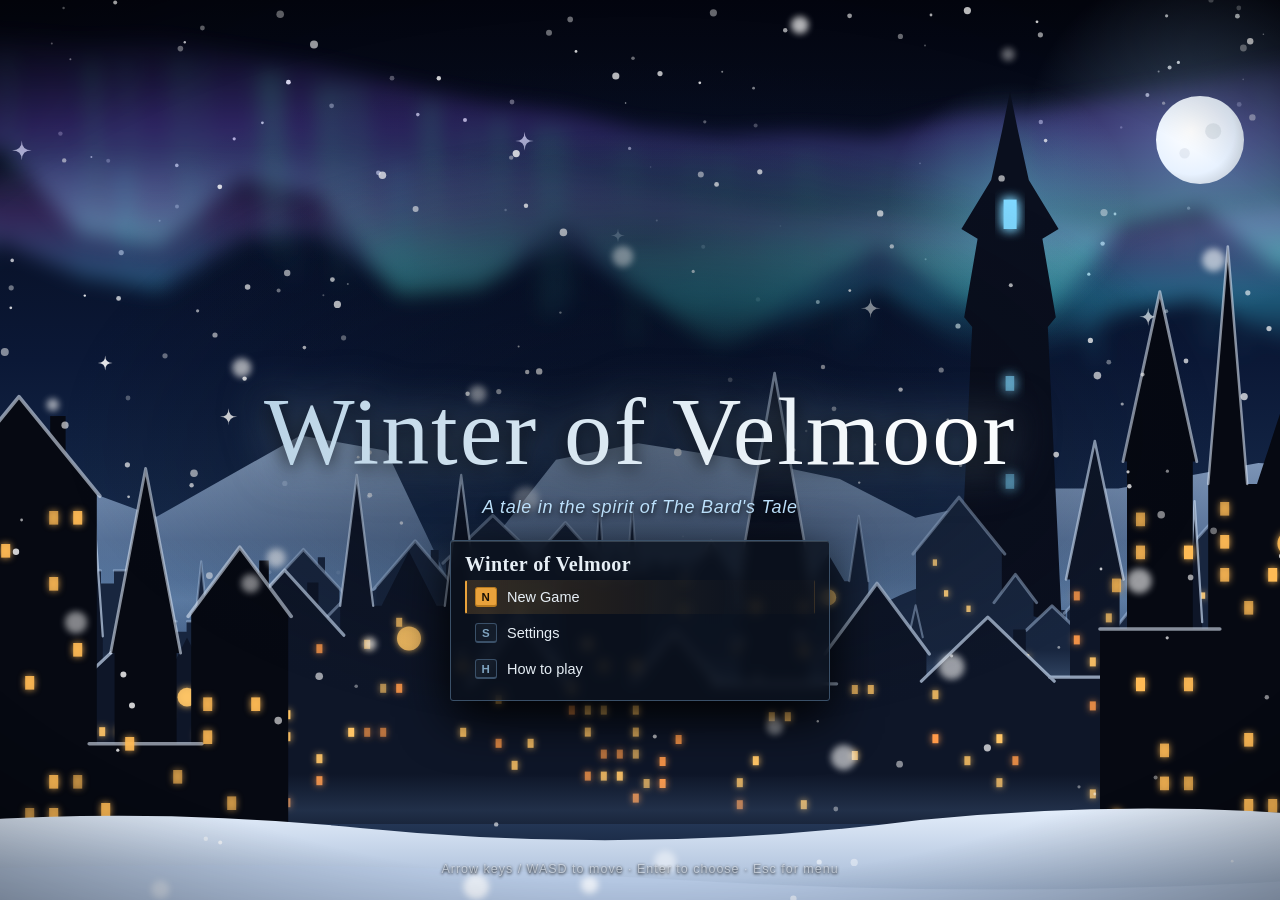
<file: index.html>
<!DOCTYPE html>
<html lang="en">
<head>
<meta charset="utf-8">
<meta name="viewport" content="width=device-width, initial-scale=1">
<title>Winter of Velmoor</title>
<link rel="stylesheet" href="css/base.css">
<link rel="stylesheet" href="css/explore.css">
<link rel="stylesheet" href="css/screens.css">
<link rel="stylesheet" href="css/battle.css">
<link rel="stylesheet" href="css/responsive.css">
</head>
<body>
<div id="app">
  <div id="top">
    <div id="viewWrap">
      <canvas id="view"></canvas>
      <div id="fx" class="fx"></div>
      <div id="overlay"></div>
      <div id="hud"></div>
      <canvas id="minimap" width="150" height="150"></canvas>
      <div class="vignette"></div>
    </div>
    <div id="panel">
      <div id="log"></div>
      <div id="menu"></div>
    </div>
  </div>
  <div id="party"></div>
  <div id="bar">
    <div id="pad">
      <button data-k="a" title="Turn left (A)">⟲</button>
      <button data-k="w" title="Forward (W)">▲</button>
      <button data-k="d" title="Turn right (D)">⟳</button>
      <button data-k="s" title="Turn around (S)">▼</button>
    </div>
    <div class="keys"><b>WASD/Arrows</b> move &middot; <b>1-6</b> characters &middot; <b>C</b> cast &middot; <b>B</b> sing &middot; <b>U</b> use &middot; <b>M</b> map &middot; <b>Esc</b> menu &middot; <b>H</b> help</div>
    <div class="btns"><button id="btnMap" title="Map (M)">🗺</button><button id="btnMenu" title="Menu (Esc)">☰</button><button id="btnMute" title="Mute">🔊</button></div>
  </div>
</div>
<div id="transition"></div>
<div id="title"></div>
<div id="modal"></div>

<!-- Load order matters: core and data, then art and audio, then maps, state, textures, rendering,
     the interface, combat, the world, and the app last. Tests read this list (tests/load.js). -->
<!-- core & data -->
<script src="js/core/util.js"></script>
<script src="js/data/rules.js"></script>
<script src="js/data/story.js"></script>
<script src="js/data/items.js"></script>
<script src="js/data/spells.js"></script>
<script src="js/data/monsters.js"></script>
<script src="assets/manifest.js"></script>
<!-- art (SVG) -->
<script src="js/art/core.js"></script>
<script src="js/art/symbols.js"></script>
<script src="js/art/portraits.js"></script>
<script src="js/art/figures.js"></script>
<script src="js/art/keepsakes.js"></script>
<script src="js/art/npcs.js"></script>
<script src="js/art/monsters-beasts.js"></script>
<script src="js/art/monsters-undead.js"></script>
<script src="js/art/monsters-humanoids.js"></script>
<script src="js/art/monsters-bosses.js"></script>
<script src="js/art/monsters-folded.js"></script>
<script src="js/art/scenes.js"></script>
<script src="js/art/api.js"></script>
<!-- audio (Web Audio) -->
<script src="js/audio/core.js"></script>
<script src="js/audio/notation.js"></script>
<script src="js/audio/instruments.js"></script>
<script src="js/audio/tracks-ambient.js"></script>
<script src="js/audio/tracks-battle.js"></script>
<script src="js/audio/tracks-songs.js"></script>
<script src="js/audio/sfx.js"></script>
<script src="js/audio/player.js"></script>
<!-- maps -->
<script src="js/maps/grid.js"></script>
<script src="js/maps/generator.js"></script>
<script src="js/maps/builders.js"></script>
<script src="js/maps/styles.js"></script>
<script src="js/maps/town.js"></script>
<script src="js/maps/dungeons.js"></script>
<script src="js/maps/houses.js"></script>
<script src="js/maps/realms.js"></script>
<script src="js/maps/dressing.js"></script>
<script src="js/maps/build.js"></script>
<script src="js/core/state.js"></script>
<!-- rendering -->
<script src="js/render/textures/core.js"></script>
<script src="js/render/textures/city.js"></script>
<script src="js/render/textures/dungeon-dressing.js"></script>
<script src="js/render/textures/home-dressing.js"></script>
<script src="js/render/raycaster.js"></script>
<script src="js/render/automap.js"></script>
<!-- interface -->
<script src="js/ui/core.js"></script>
<script src="js/ui/art.js"></script>
<script src="js/ui/party.js"></script>
<script src="js/ui/sheet.js"></script>
<!-- combat -->
<script src="js/combat/hex.js"></script>
<script src="js/combat/view.js"></script>
<script src="js/world/magic.js"></script>
<script src="js/combat/state.js"></script>
<script src="js/combat/damage.js"></script>
<script src="js/combat/movement.js"></script>
<script src="js/combat/commands.js"></script>
<script src="js/combat/party-ai.js"></script>
<script src="js/combat/actions.js"></script>
<script src="js/combat/monster-ai.js"></script>
<script src="js/combat/battle.js"></script>
<script src="js/combat/chest.js"></script>
<!-- the world -->
<script src="js/world/services.js"></script>
<script src="js/world/explore.js"></script>
<script src="js/world/events.js"></script>
<script src="js/world/quests.js"></script>
<script src="js/world/endings.js"></script>
<!-- app -->
<script src="js/app/main.js"></script>
<script src="js/app/options.js"></script>
</body>
</html>
</file>
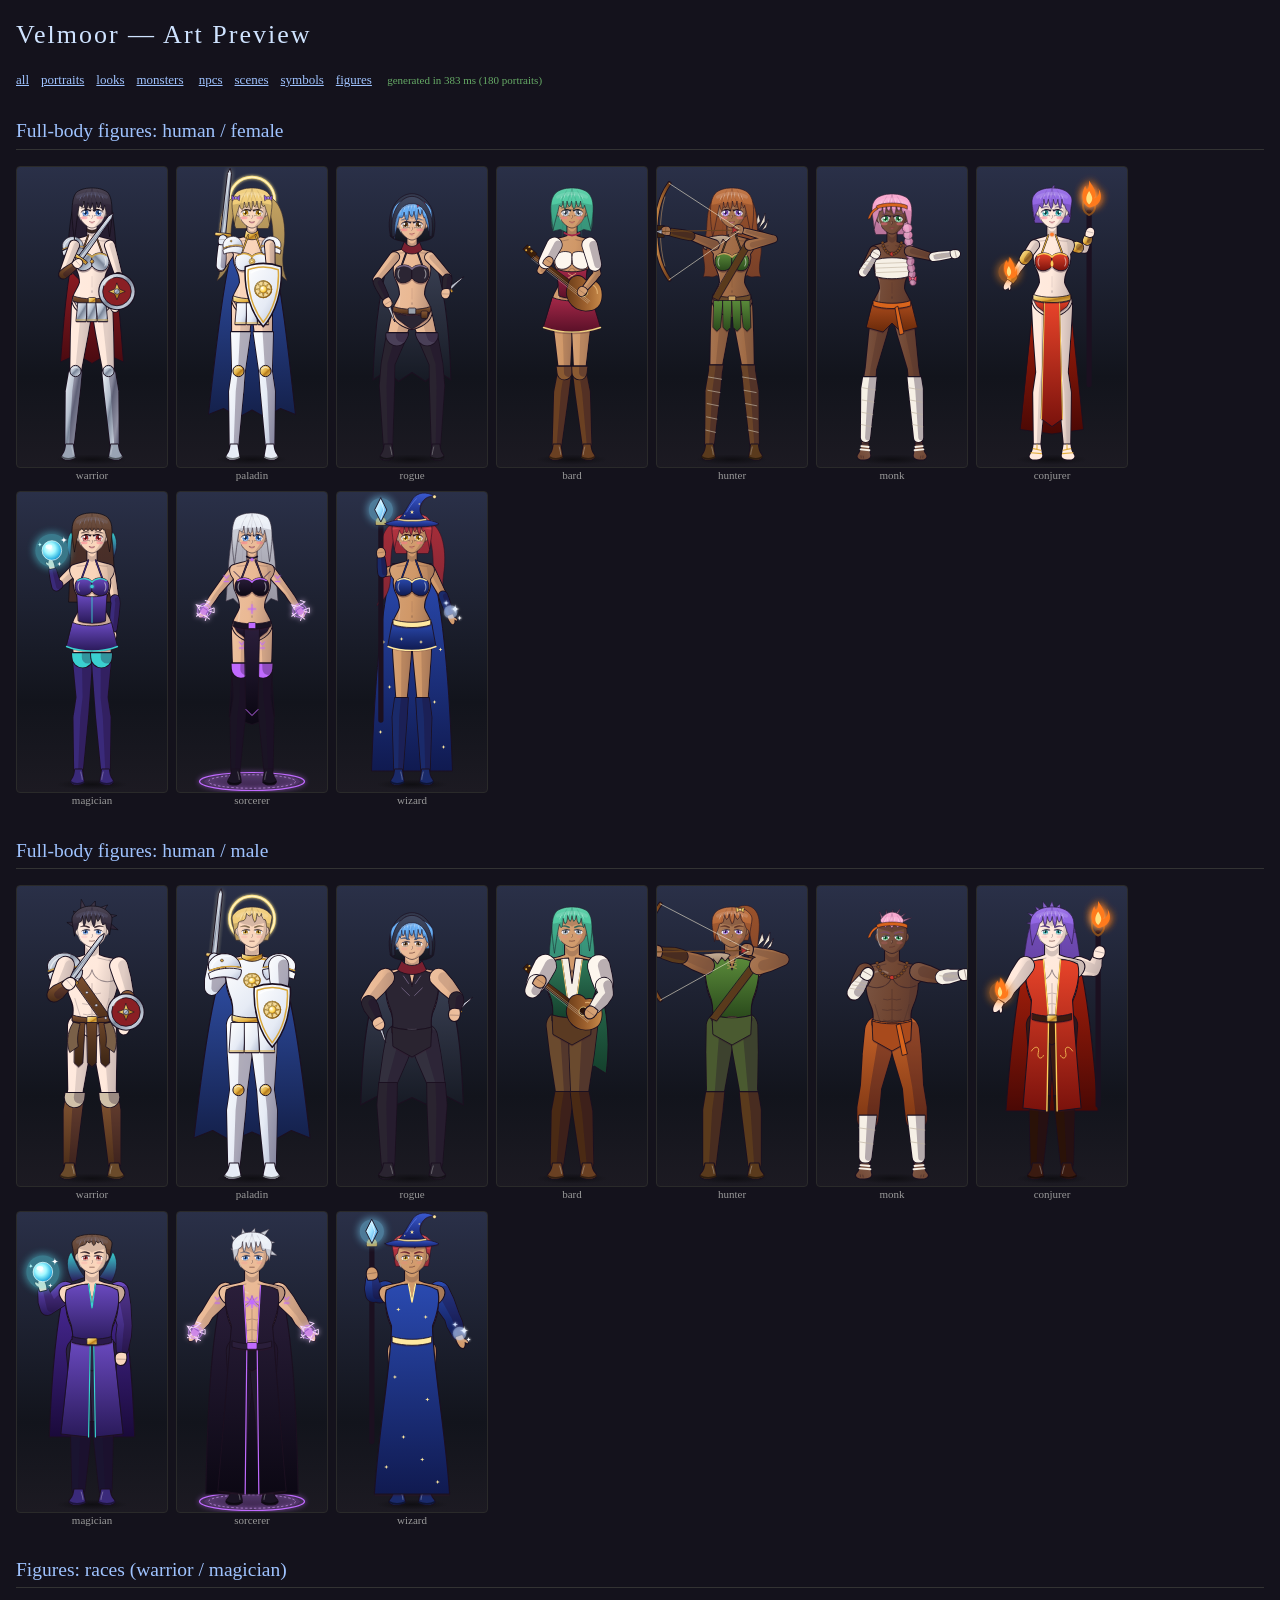
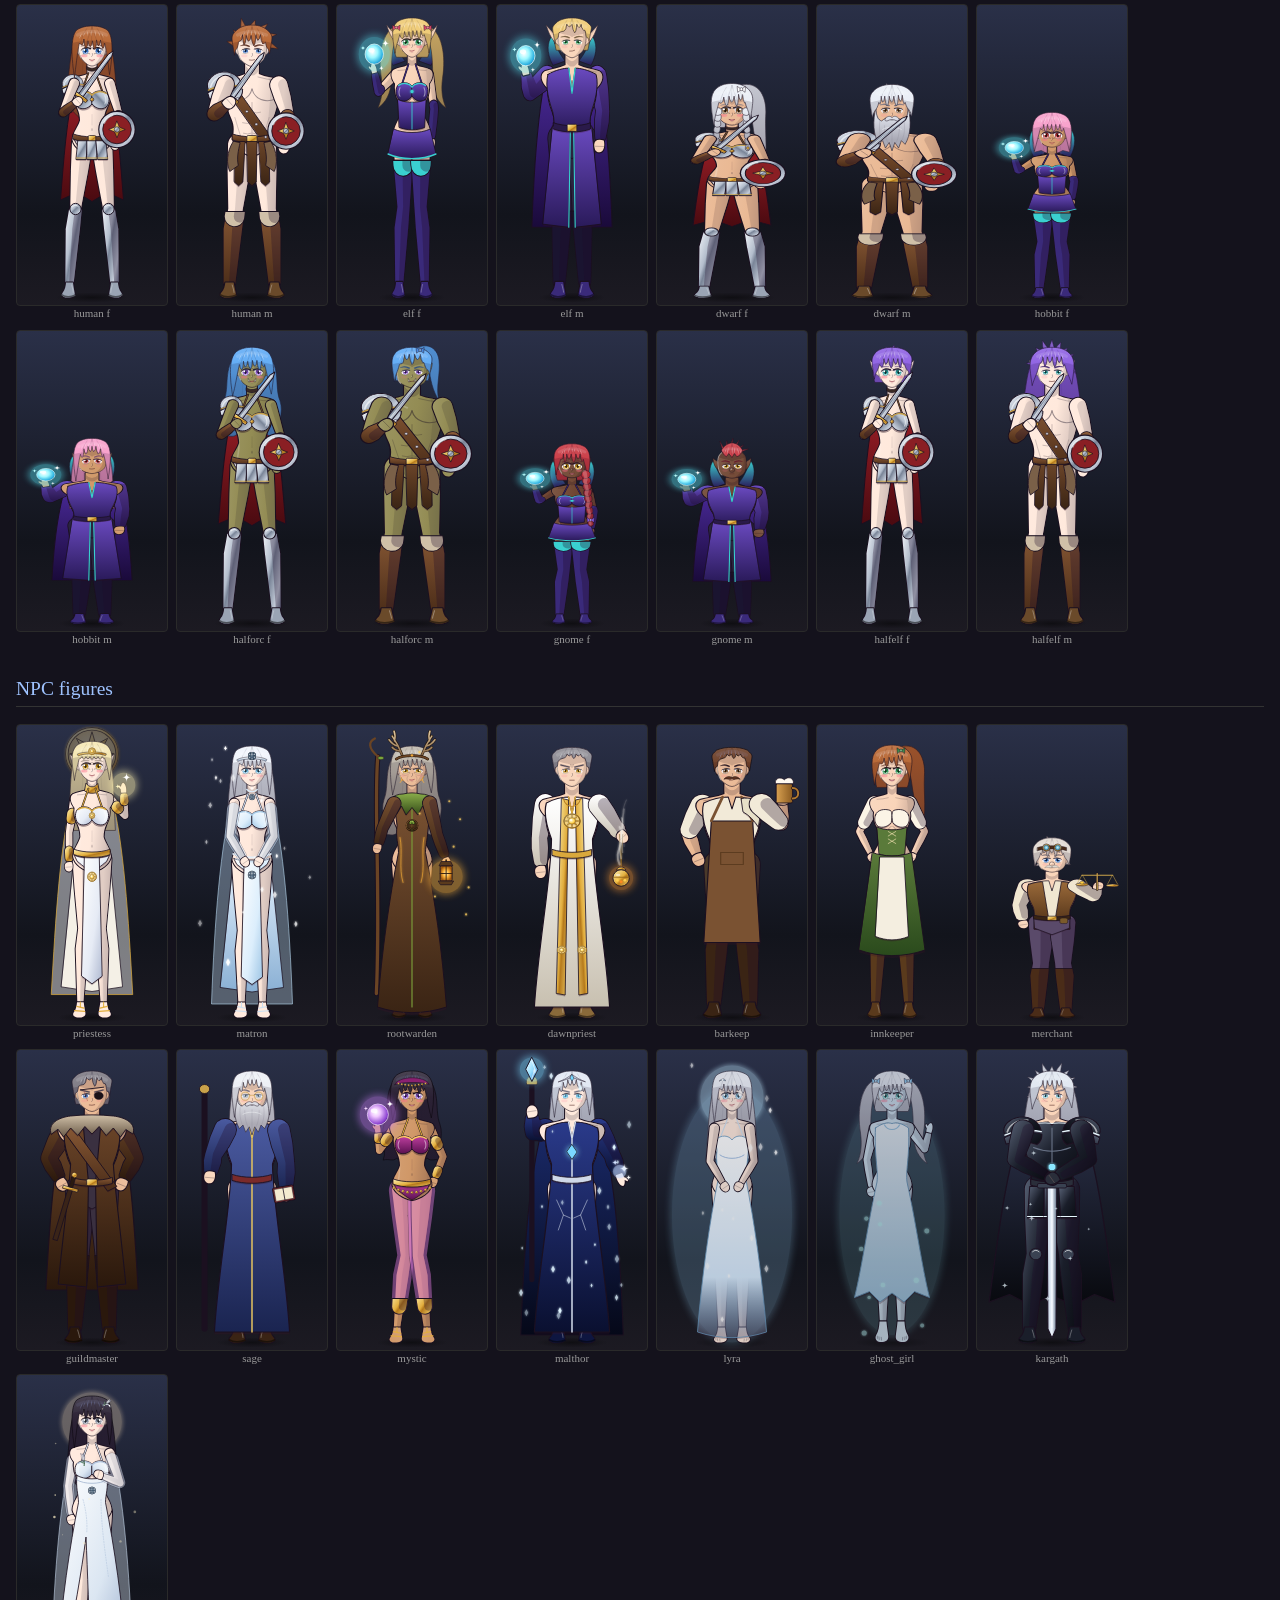
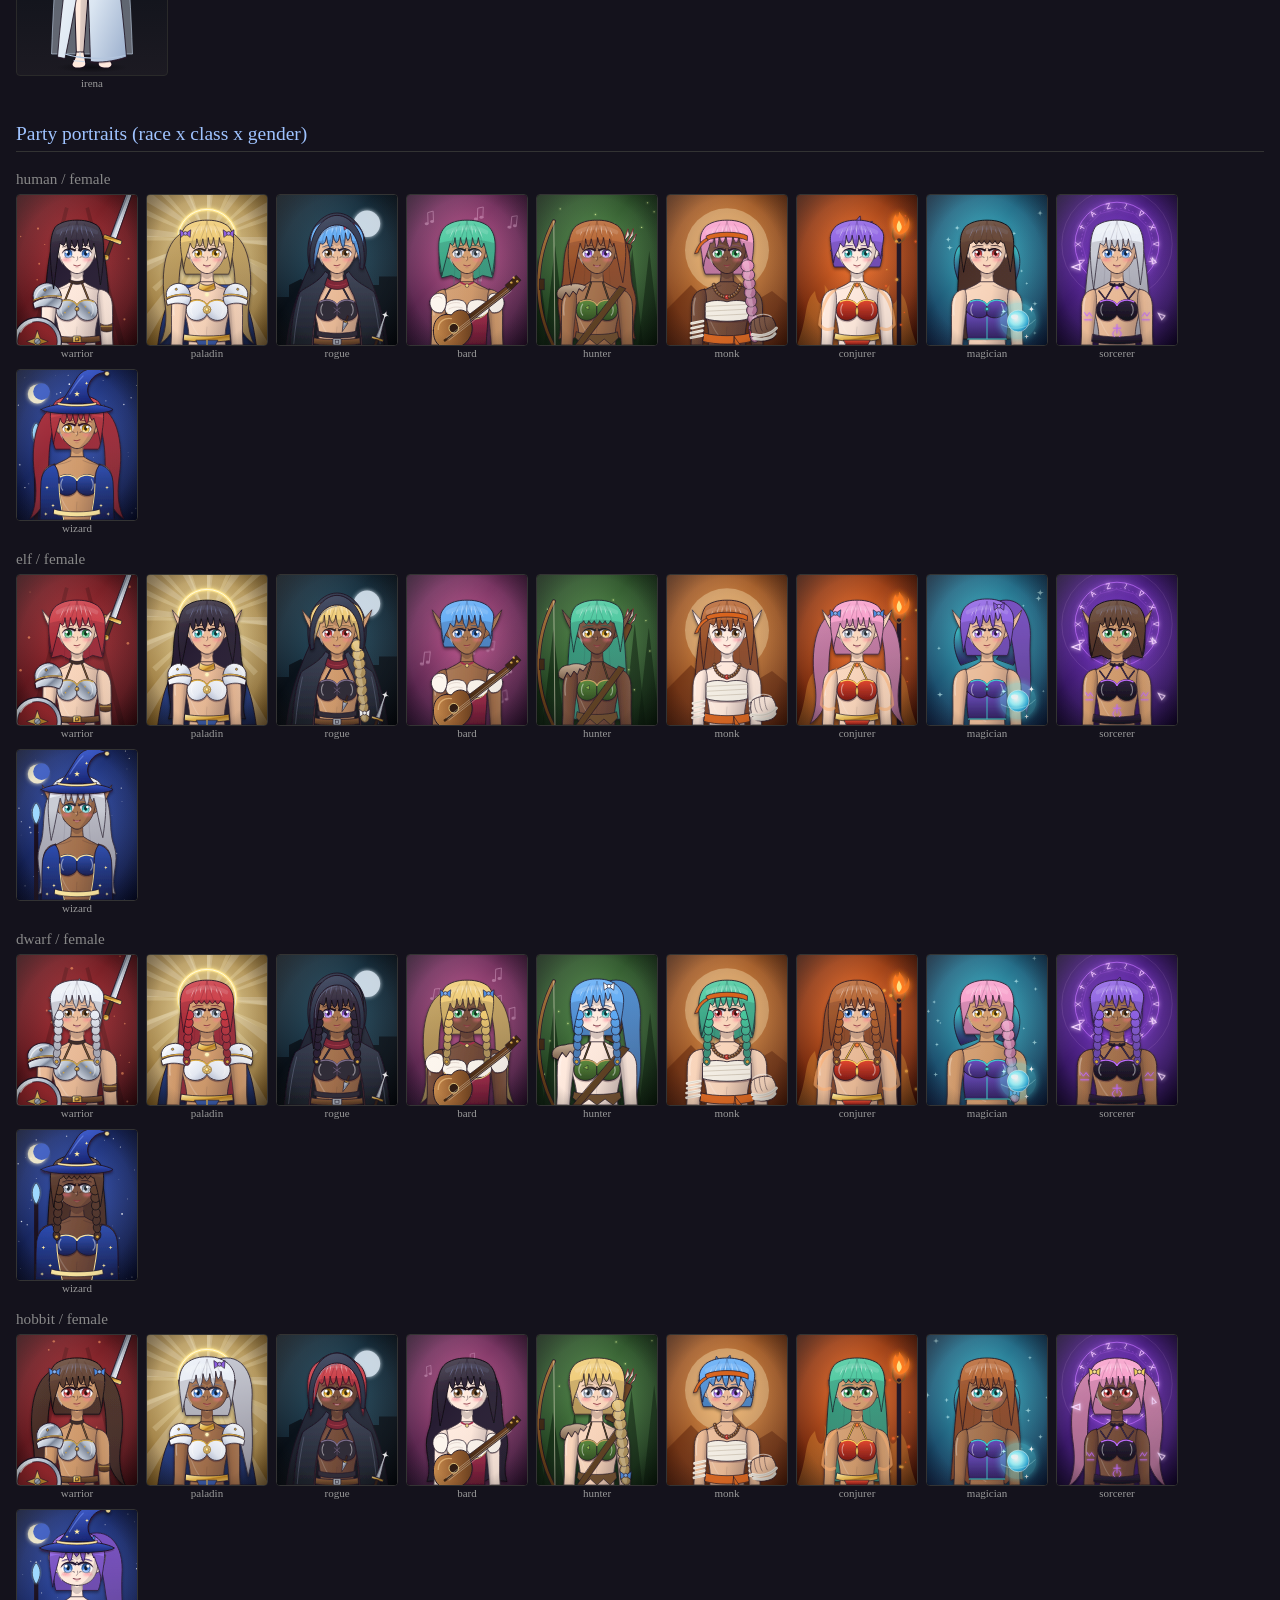
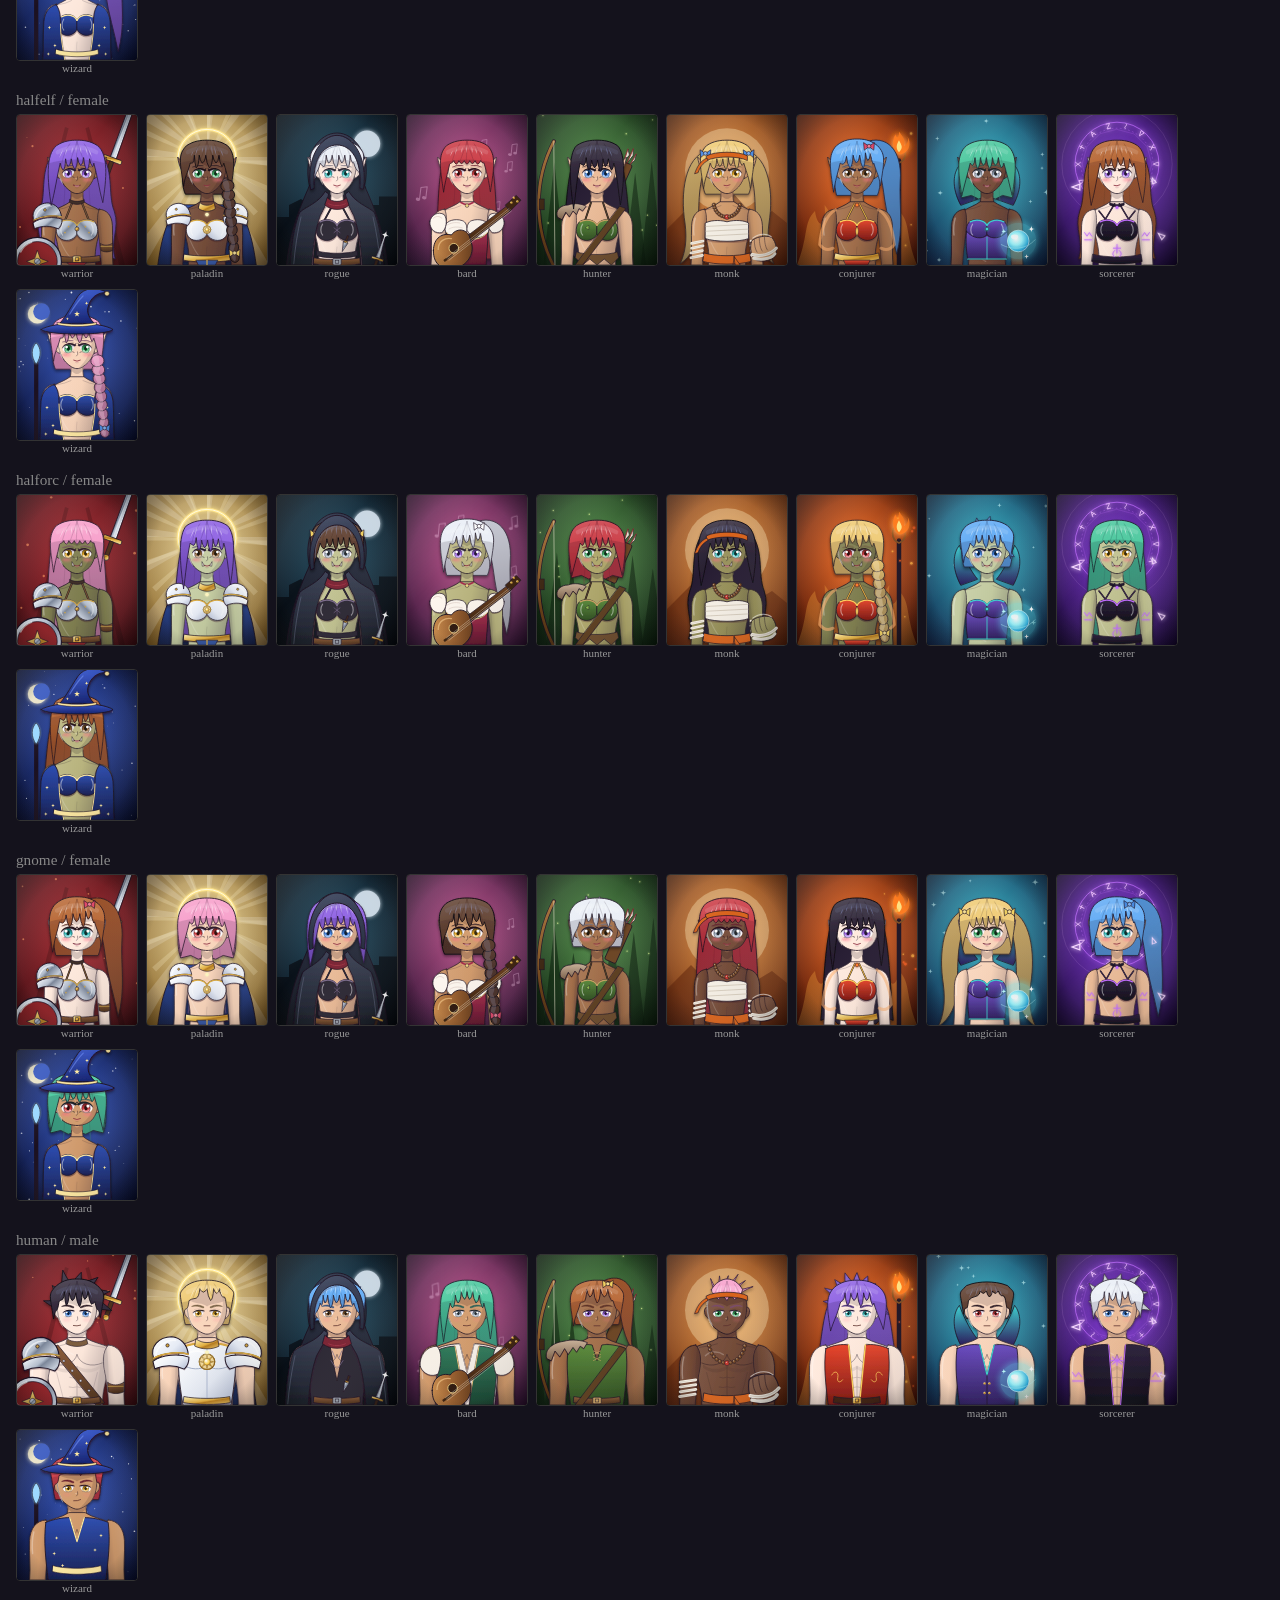
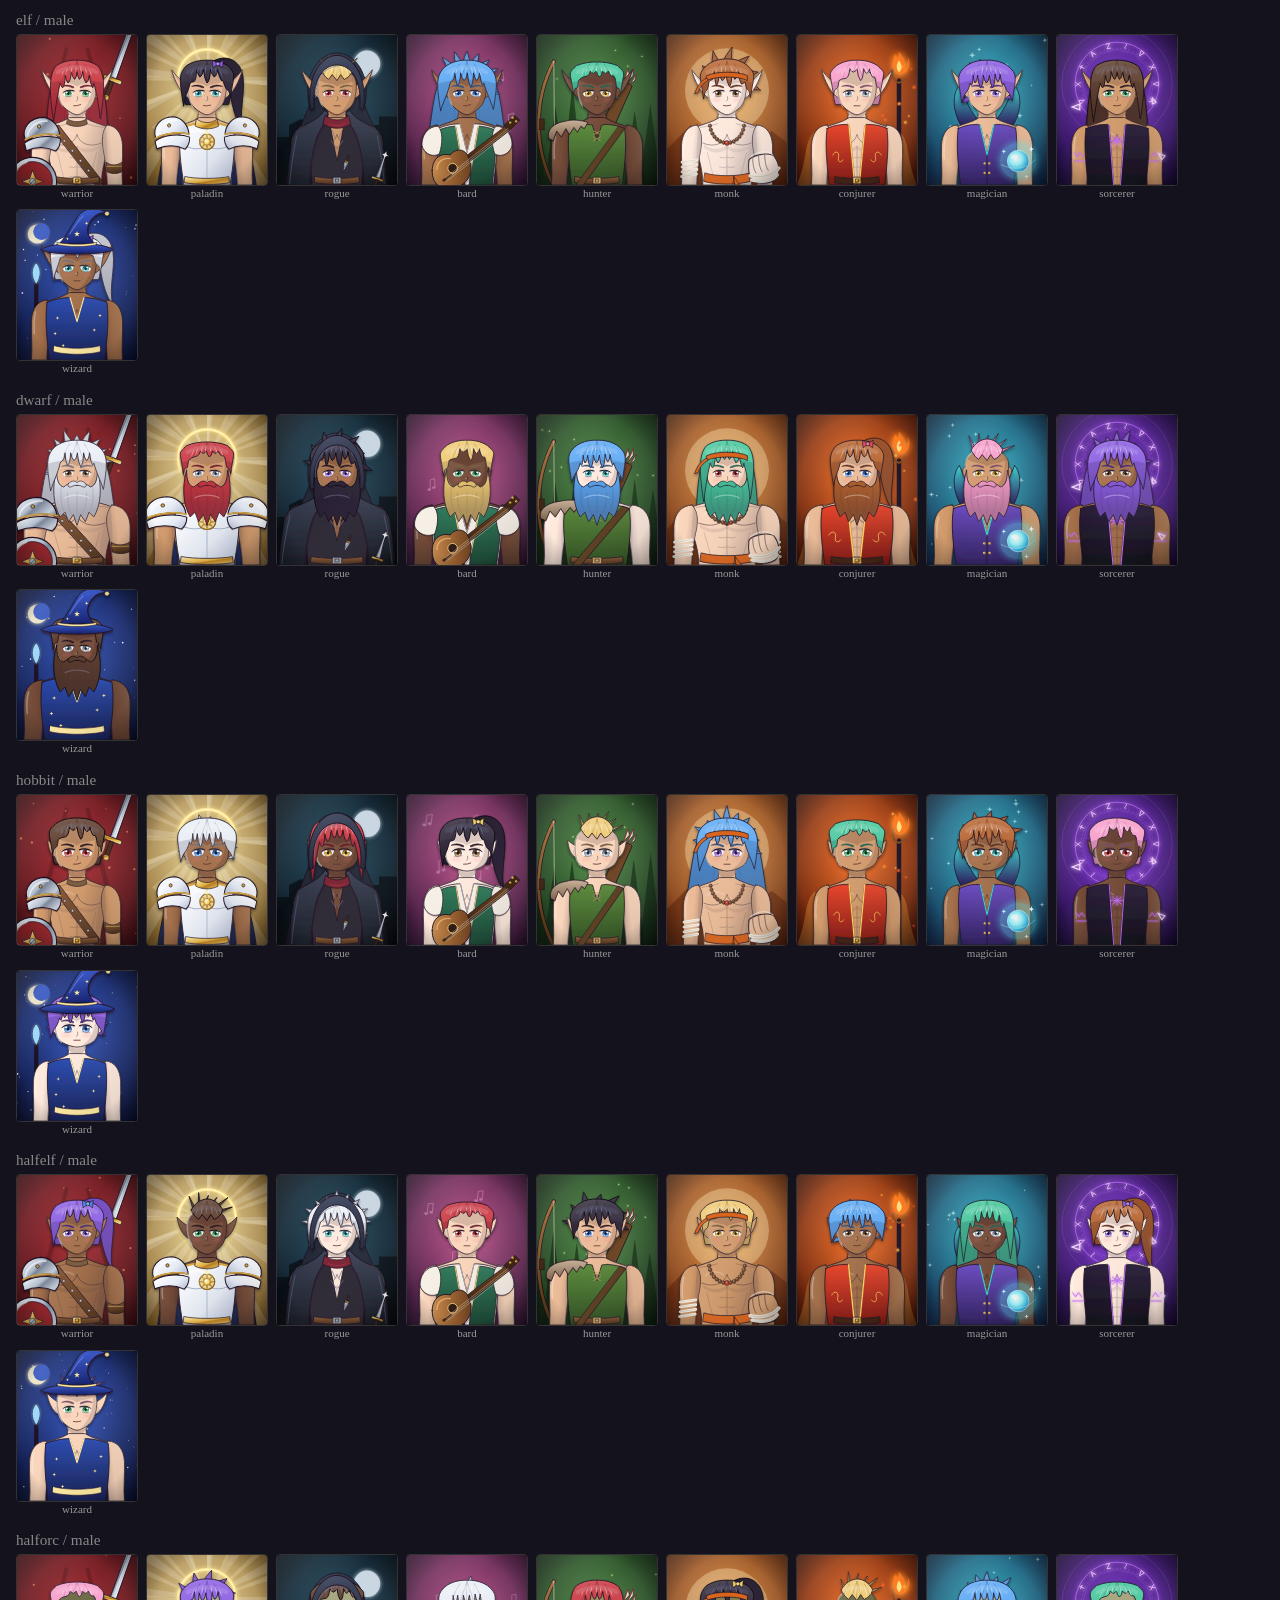
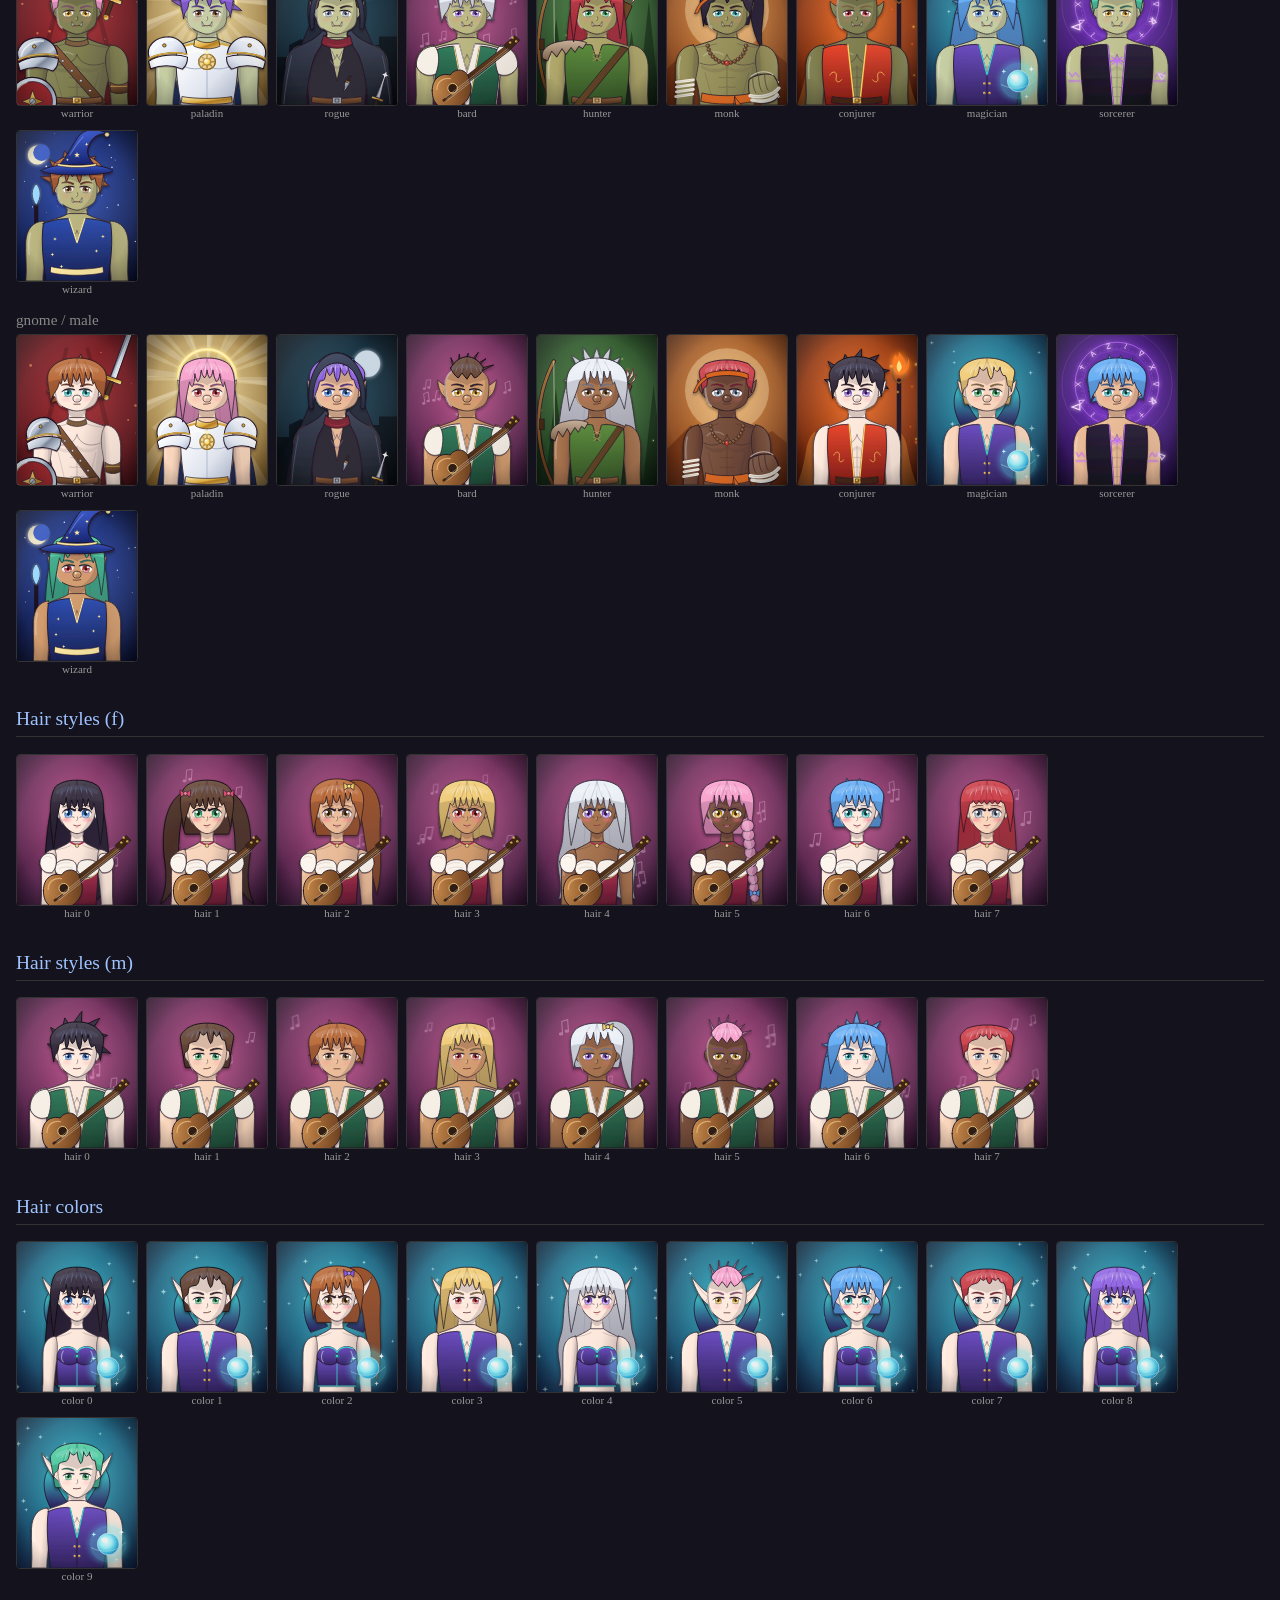
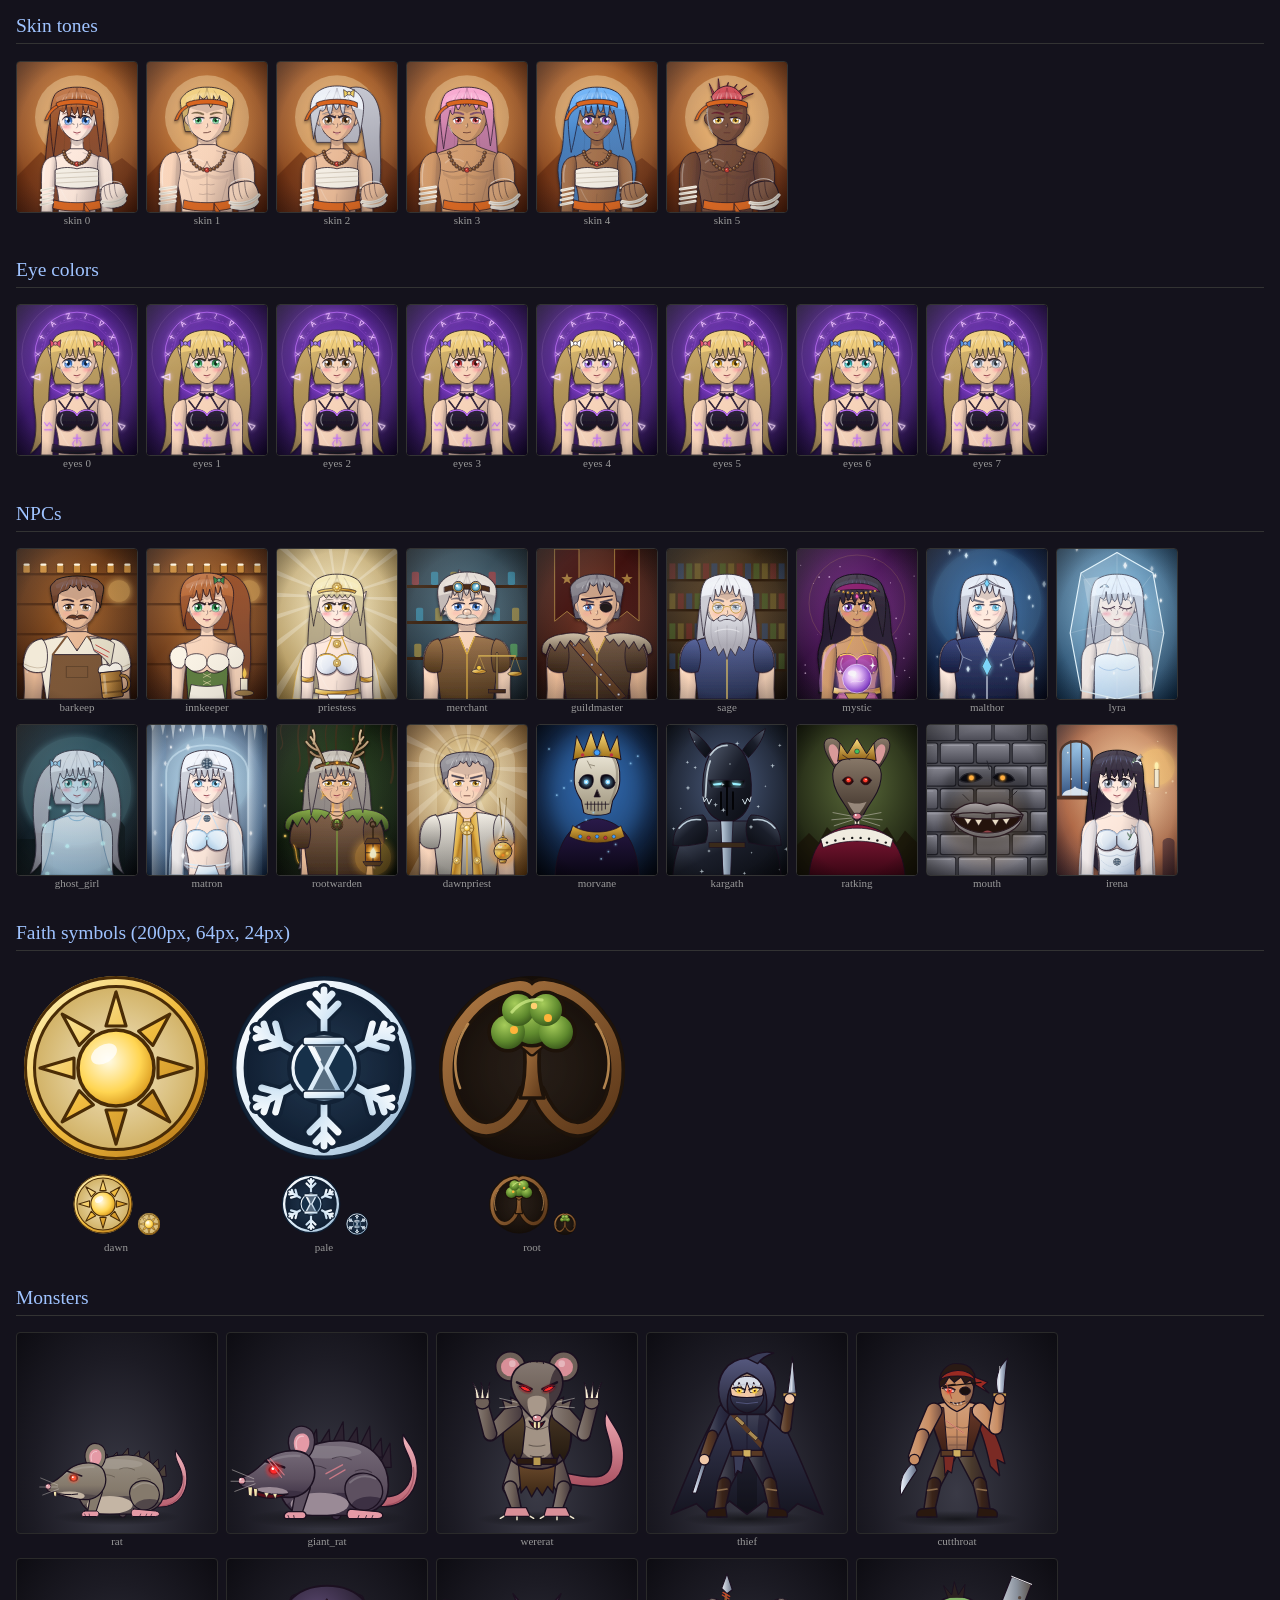
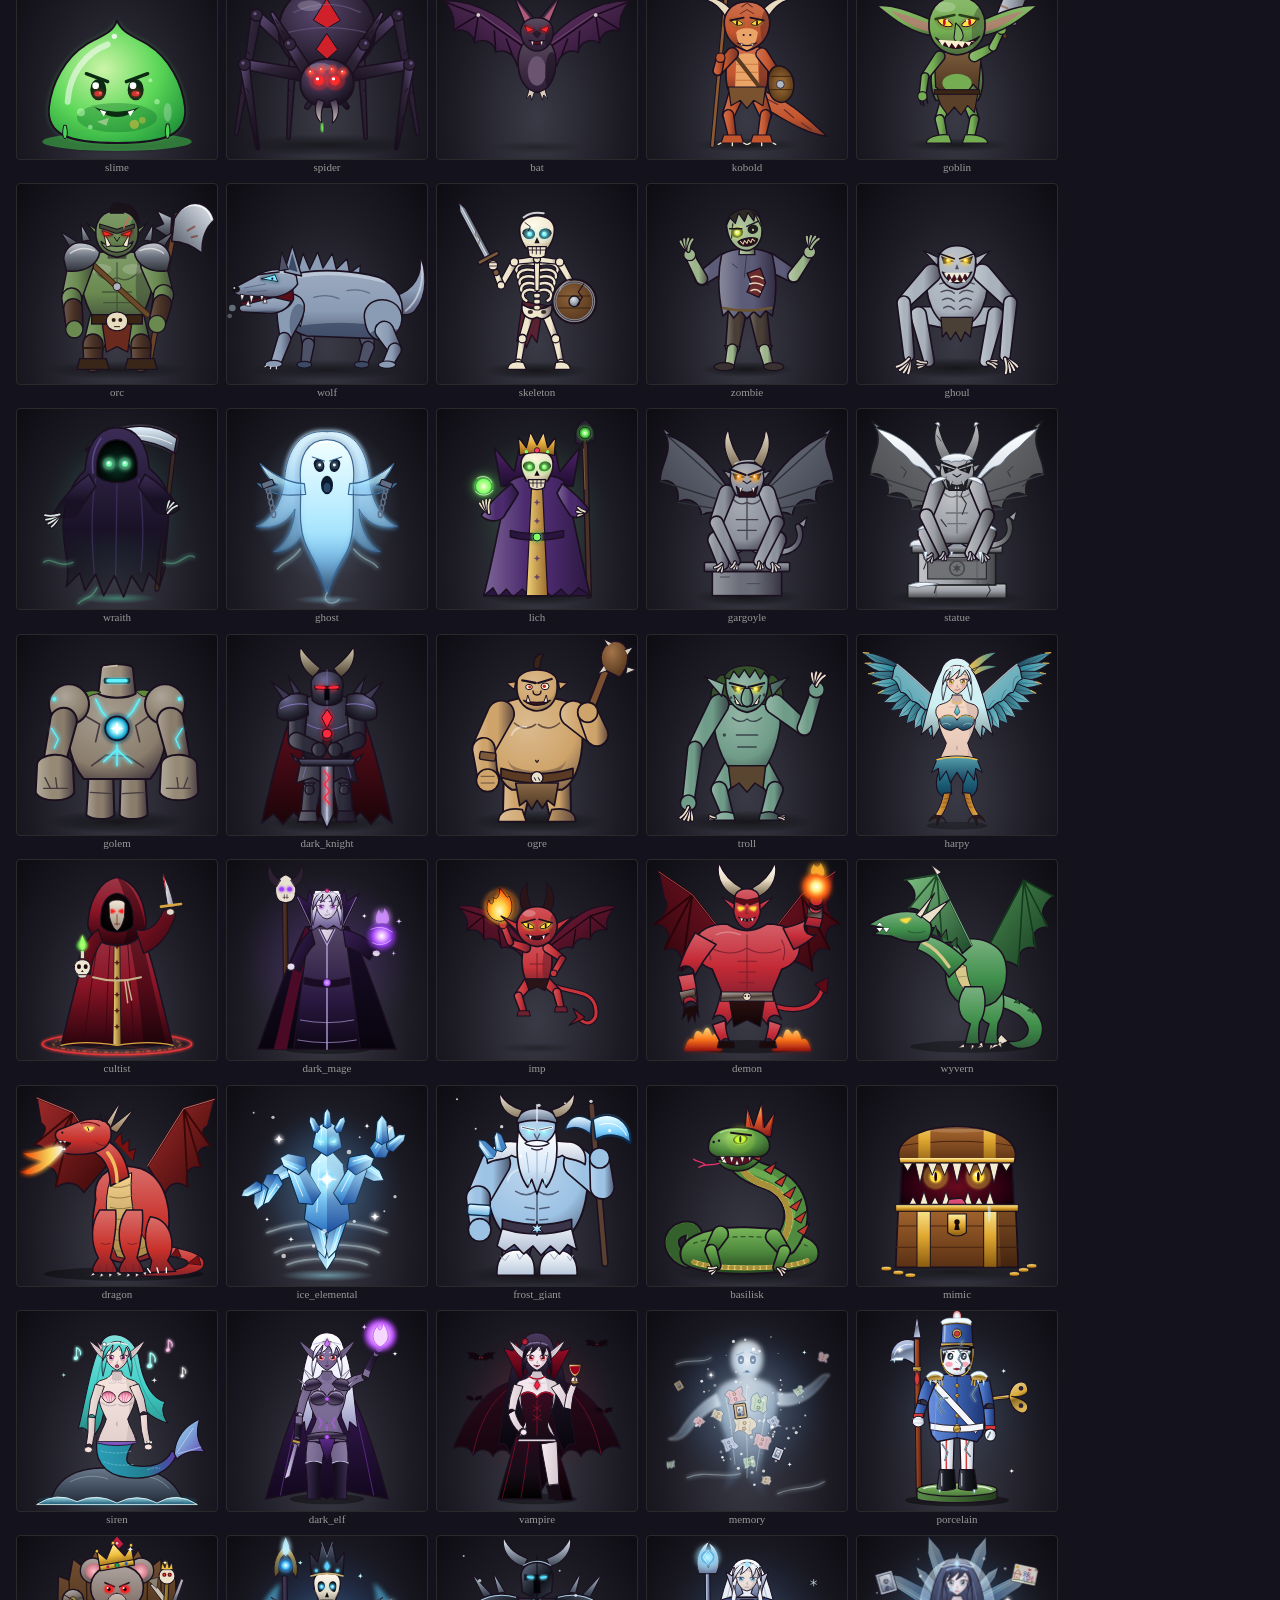
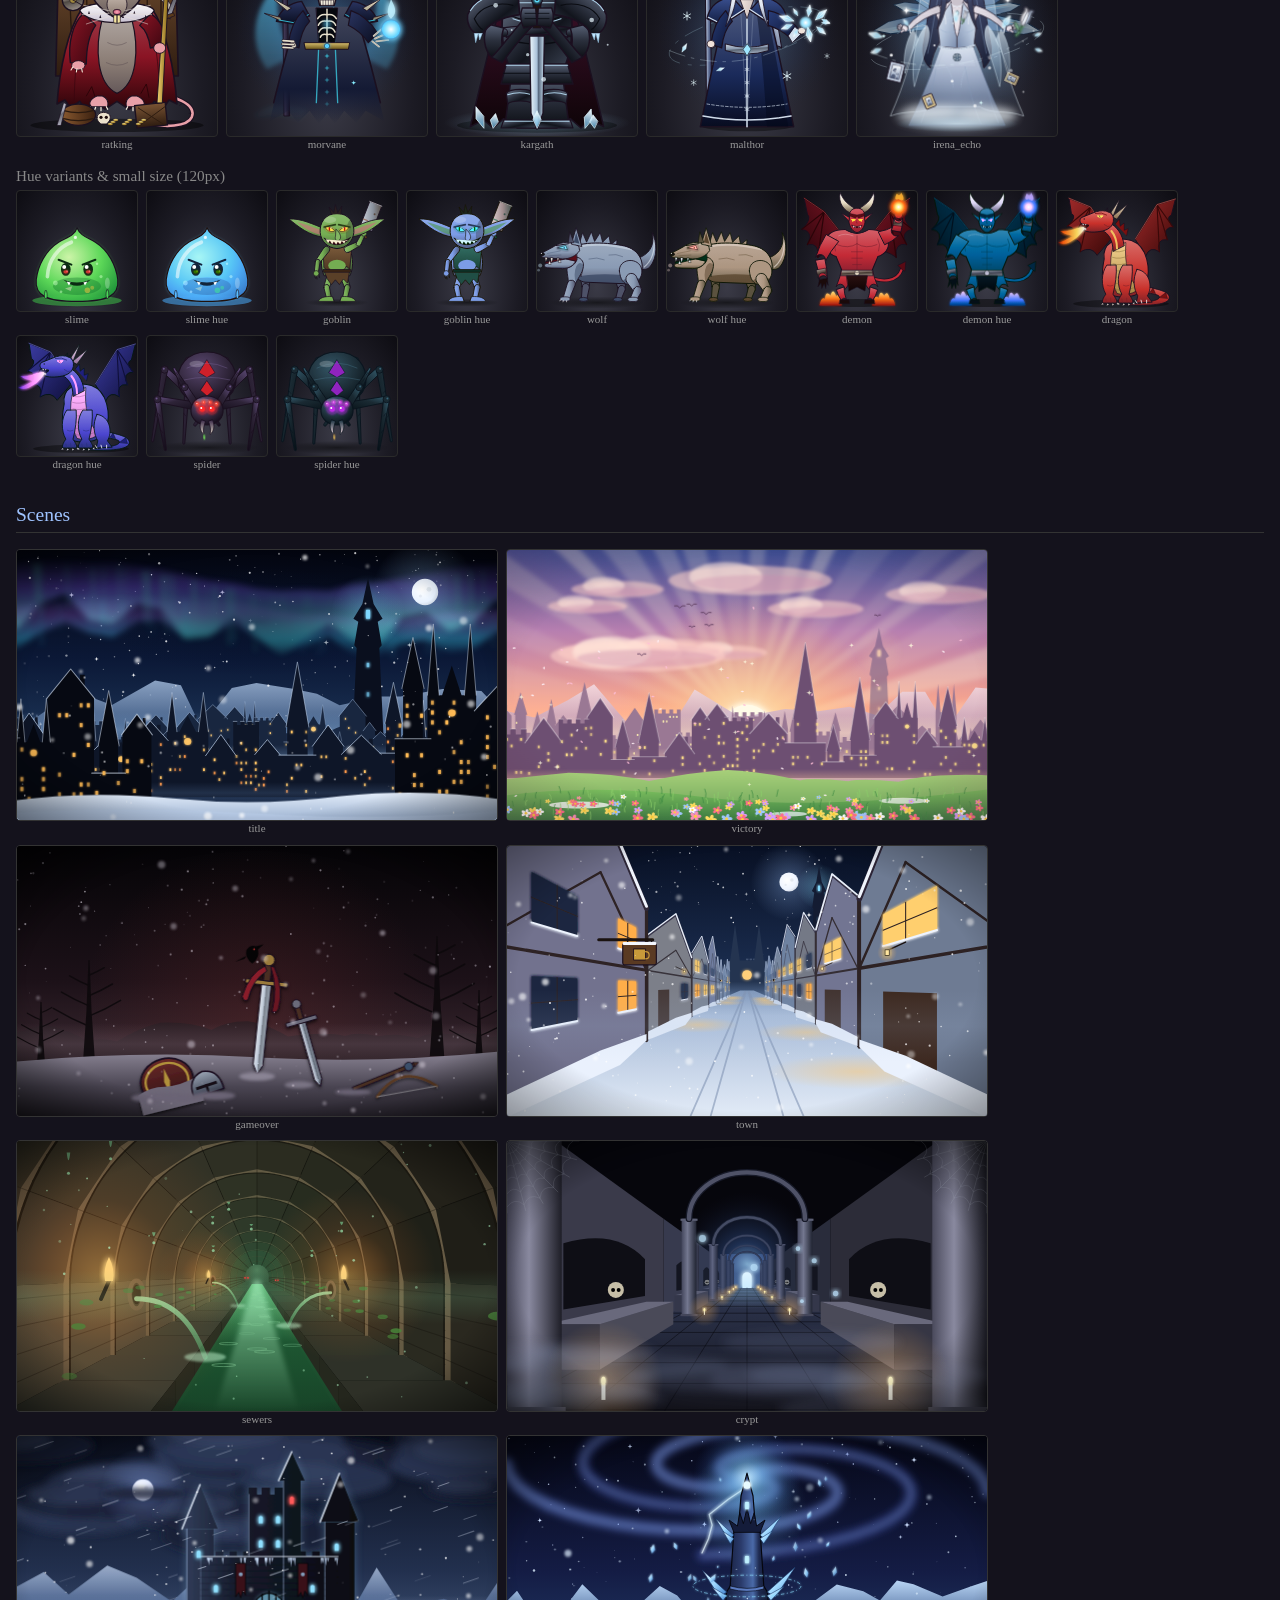
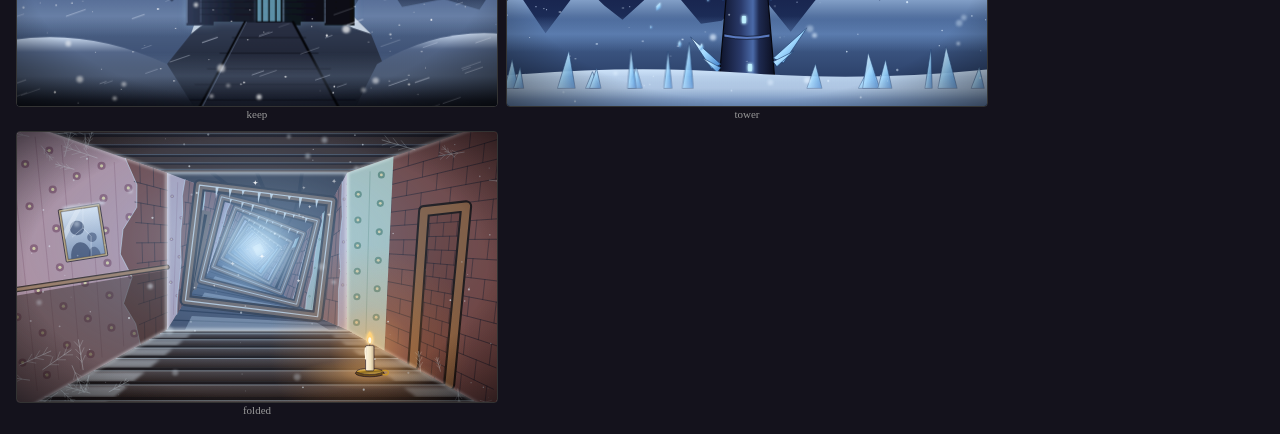
<file: tools/preview/art.html>
<!DOCTYPE html>
<html>
<head>
<meta charset="utf-8">
<title>Velmoor - Art Preview</title>
<style>
  body { background: #14121c; color: #ddd; font: 13px/1.4 Georgia, serif; margin: 16px; }
  h1 { color: #cfe3ff; font-weight: normal; letter-spacing: 2px; }
  h2 { color: #9fc3ff; font-weight: normal; border-bottom: 1px solid #333; padding-bottom: 4px; margin-top: 28px; }
  h3 { color: #888; font-weight: normal; margin: 12px 0 4px; }
  .grid { display: flex; flex-wrap: wrap; gap: 8px; }
  .cell { text-align: center; font-size: 11px; color: #999; }
  .p { width: var(--pw, 120px); height: calc(var(--pw, 120px) * 1.25); border: 1px solid #333; border-radius: 4px; overflow: hidden; background: #000; }
  .m { width: var(--mw, 200px); height: var(--mw, 200px); border: 1px solid #2a2a2a; border-radius: 4px;
       background: radial-gradient(ellipse at 50% 80%, #3a3a46 0%, #1c1b24 60%, #0d0c12 100%); }
  .s { width: var(--sw, 480px); height: calc(var(--sw, 480px) * 0.5625); border: 1px solid #333; border-radius: 4px; overflow: hidden; }
  .f { width: var(--fw, 150px); height: calc(var(--fw, 150px) * 2); border: 1px solid #2a2a2a; border-radius: 4px;
       background: linear-gradient(#2a3048, #12141c 70%, #1c1a22); }
  .nav a { color: #9fc3ff; margin-right: 12px; }
  .tm { color: #6a6; font-size: 11px; }
</style>
</head>
<body>
<h1>Velmoor &mdash; Art Preview</h1>
<div class="nav">
  <a href="?">all</a><a href="?s=portraits">portraits</a><a href="?s=looks">looks</a><a href="?s=monsters">monsters</a>
  <a href="?s=npcs">npcs</a><a href="?s=scenes">scenes</a><a href="?s=symbols">symbols</a><a href="?s=figures">figures</a>
  <span class="tm" id="tm"></span>
</div>
<div id="out"></div>
<script src="../../js/art/core.js"></script>
<script src="../../js/art/symbols.js"></script>
<script src="../../js/art/portraits.js"></script>
<script src="../../js/art/figures.js"></script>
<script src="../../js/art/keepsakes.js"></script>
<script src="../../js/art/npcs.js"></script>
<script src="../../js/art/monsters-beasts.js"></script>
<script src="../../js/art/monsters-undead.js"></script>
<script src="../../js/art/monsters-humanoids.js"></script>
<script src="../../js/art/monsters-bosses.js"></script>
<script src="../../js/art/monsters-folded.js"></script>
<script src="../../js/art/scenes.js"></script>
<script src="../../js/art/api.js"></script>
<script>
(function () {
  var art = BT.art;
  var q = {};
  location.search.replace(/^\?/, '').split('&').forEach(function (kv) { if (kv) { var p = kv.split('='); q[p[0]] = decodeURIComponent(p[1] || ''); } });
  var sections = (q.s || 'figures,portraits,looks,npcs,symbols,monsters,scenes').split(',');
  var only = q.k ? q.k.split(',') : null;
  var out = document.getElementById('out');
  if (q.size) { document.documentElement.style.setProperty('--pw', q.size + 'px'); document.documentElement.style.setProperty('--mw', q.size + 'px'); document.documentElement.style.setProperty('--sw', q.size + 'px'); document.documentElement.style.setProperty('--fw', q.size + 'px'); }
  var RACES = (q.race ? q.race.split(',') : ['human', 'elf', 'dwarf', 'hobbit', 'halfelf', 'halforc', 'gnome']);
  var CLASSES = (q.cls ? q.cls.split(',') : ['warrior', 'paladin', 'rogue', 'bard', 'hunter', 'monk', 'conjurer', 'magician', 'sorcerer', 'wizard']);
  var GENDERS = (q.g ? q.g.split(',') : ['f', 'm']);
  var html = '';
  function cell(cls, svg, label) { return '<div class="cell"><div class="' + cls + '">' + svg + '</div>' + label + '</div>'; }
  var t0 = performance.now(), np = 0;

  if (sections.indexOf('figures') >= 0 && art.figure) {
    var FR = q.race ? q.race.split(',') : ['human', 'elf', 'dwarf', 'hobbit', 'halforc', 'gnome', 'halfelf'];
    var nr = q.race ? FR.length : 1;
    if (!only) GENDERS.forEach(function (g) {
      for (var ri = 0; ri < nr; ri++) {
        html += '<h2>Full-body figures: ' + FR[ri] + ' / ' + (g === 'f' ? 'female' : 'male') + '</h2><div class="grid">';
        CLASSES.forEach(function (cls, ci) {
          var look = { hair: (ri * 3 + ci) % art.lookOptions.hair, hairColor: (ri * 7 + ci * 3) % art.lookOptions.hairColor, skin: (ri + ci) % art.lookOptions.skin, eyes: (ci * 5 + ri) % art.lookOptions.eyes };
          html += cell('f', art.figure({ race: FR[ri], cls: cls, gender: g, look: look, seed: ri * 10 + ci }), cls);
        });
        html += '</div>';
      }
    });
    if (!q.race && !only) {
      html += '<h2>Figures: races (warrior / magician)</h2><div class="grid">';
      FR.forEach(function (race, ri) { GENDERS.forEach(function (g) { html += cell('f', art.figure({ race: race, cls: ri % 2 ? 'magician' : 'warrior', gender: g, look: { hair: ri, hairColor: ri + 2, skin: ri, eyes: ri } }), race + ' ' + g); }); });
      html += '</div>';
    }
    html += '<h2>NPC figures</h2><div class="grid">';
    art.npcFigureKeys.forEach(function (k) { if (!only || only.indexOf(k) >= 0) html += cell('f', art.npcFigure(k), k); });
    html += '</div>';
  }
  if (sections.indexOf('portraits') >= 0) {
    html += '<h2>Party portraits (race x class x gender)</h2>';
    GENDERS.forEach(function (g) {
      RACES.forEach(function (race, ri) {
        html += '<h3>' + race + ' / ' + (g === 'f' ? 'female' : 'male') + '</h3><div class="grid">';
        CLASSES.forEach(function (cls, ci) {
          var look = { hair: (ri * 3 + ci) % art.lookOptions.hair, hairColor: (ri * 7 + ci * 3) % art.lookOptions.hairColor, skin: (ri + ci) % art.lookOptions.skin, eyes: (ci * 5 + ri) % art.lookOptions.eyes };
          html += cell('p', art.portrait({ race: race, cls: cls, gender: g, look: look, seed: ri * 10 + ci }), cls); np++;
        });
        html += '</div>';
      });
    });
  }
  if (sections.indexOf('looks') >= 0) {
    var lo = art.lookOptions;
    GENDERS.forEach(function (g) {
      html += '<h2>Hair styles (' + g + ')</h2><div class="grid">';
      for (var h = 0; h < lo.hair; h++) { html += cell('p', art.portrait({ race: q.race || 'human', cls: q.cls || 'bard', gender: g, look: { hair: h, hairColor: h, skin: h % lo.skin, eyes: h } }), 'hair ' + h); np++; }
      html += '</div>';
    });
    html += '<h2>Hair colors</h2><div class="grid">';
    for (var c = 0; c < lo.hairColor; c++) { html += cell('p', art.portrait({ race: 'elf', cls: 'magician', gender: c % 2 ? 'm' : 'f', look: { hair: c, hairColor: c, skin: 0, eyes: c } }), 'color ' + c); np++; }
    html += '</div><h2>Skin tones</h2><div class="grid">';
    for (var s = 0; s < lo.skin; s++) { html += cell('p', art.portrait({ race: 'human', cls: 'monk', gender: s % 2 ? 'm' : 'f', look: { hair: s, hairColor: s + 2, skin: s, eyes: s } }), 'skin ' + s); np++; }
    html += '</div><h2>Eye colors</h2><div class="grid">';
    for (var e = 0; e < lo.eyes; e++) { html += cell('p', art.portrait({ race: 'halfelf', cls: 'sorcerer', gender: 'f', look: { hair: 1, hairColor: 3, skin: 1, eyes: e } }), 'eyes ' + e); np++; }
    html += '</div>';
  }
  if (sections.indexOf('npcs') >= 0) {
    html += '<h2>NPCs</h2><div class="grid">';
    art.npcKeys.forEach(function (k) { if (!only || only.indexOf(k) >= 0) html += cell('p', art.npc(k), k); });
    html += '</div>';
  }
  if (sections.indexOf('symbols') >= 0) {
    html += '<h2>Faith symbols (200px, 64px, 24px)</h2><div class="grid" style="align-items:flex-end">';
    ['dawn', 'pale', 'root'].forEach(function (k) {
      html += '<div class="cell">' + art.symbol(k, 200) + '<br>' + art.symbol(k, 64) + ' ' + art.symbol(k, 24) + '<br>' + k + '</div>';
    });
    html += '</div>';
  }
  if (sections.indexOf('monsters') >= 0) {
    html += '<h2>Monsters</h2><div class="grid">';
    art.monsterKeys.forEach(function (k) { if (!only || only.indexOf(k) >= 0) html += cell('m', art.monster(k), k); });
    html += '</div>';
    if (!only) {
      html += '<h3>Hue variants &amp; small size (120px)</h3><div class="grid" style="--mw:120px">';
      ['slime', 'goblin', 'wolf', 'demon', 'dragon', 'spider'].forEach(function (k, i) {
        html += cell('m', art.monster(k), k) + cell('m', art.monster(k, { hue: 90 + i * 40 }), k + ' hue');
      });
      html += '</div>';
    }
  }
  if (sections.indexOf('scenes') >= 0) {
    html += '<h2>Scenes</h2><div class="grid">';
    art.sceneKeys.forEach(function (k) { if (!only || only.indexOf(k) >= 0) html += cell('s', art.scene(k), k); });
    html += '</div>';
  }
  out.innerHTML = html;
  document.getElementById('tm').textContent = 'generated in ' + Math.round(performance.now() - t0) + ' ms (' + np + ' portraits)';
})();
</script>
</body>
</html>
</file>
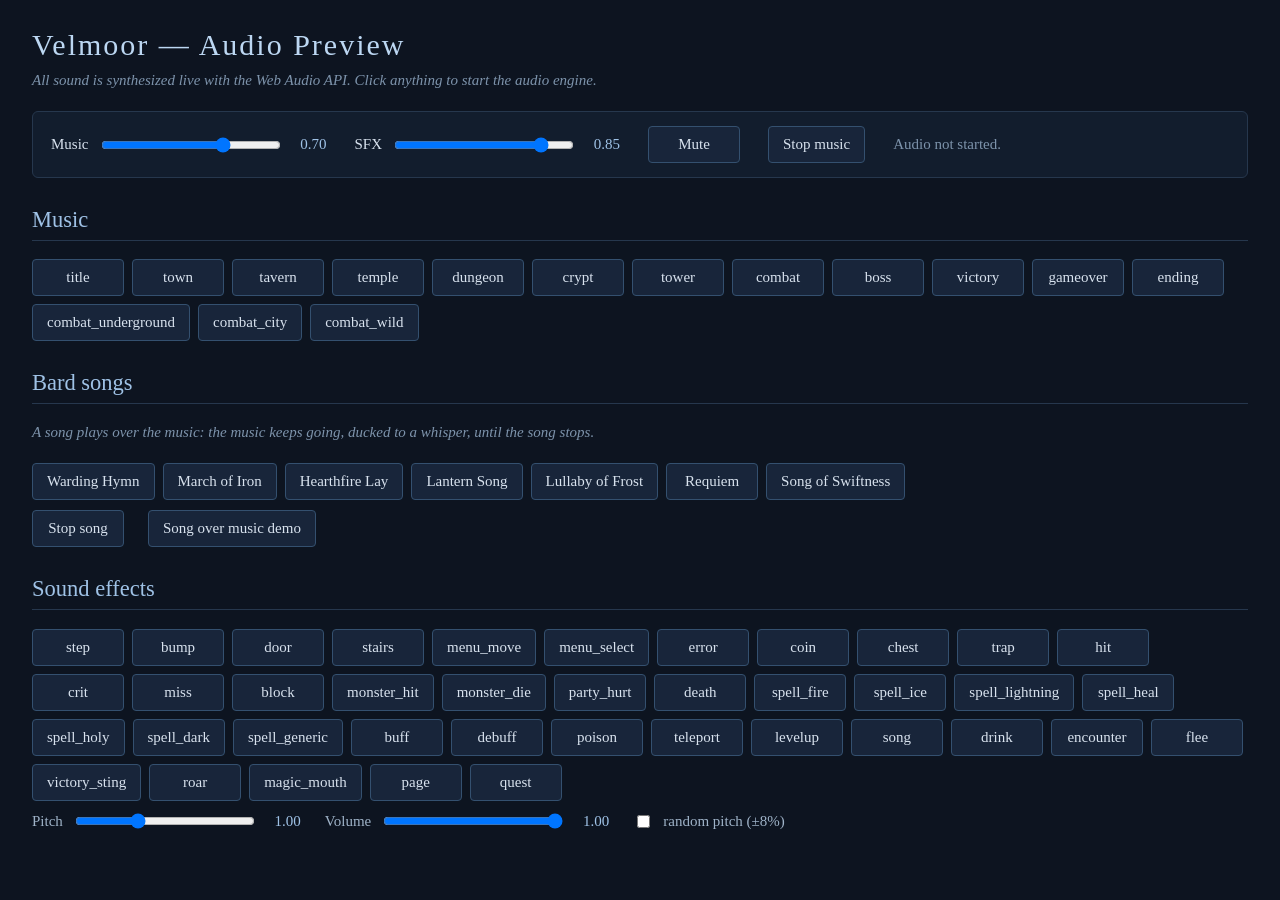
<file: tools/preview/audio.html>
<!doctype html>
<html lang="en">
<head>
<meta charset="utf-8">
<title>Velmoor - Audio Preview</title>
<style>
  body { margin: 0; padding: 24px 32px; background: #0d1420; color: #d8e2ee; font: 15px/1.4 Georgia, 'Times New Roman', serif; }
  h1 { margin: 0 0 4px; font-weight: normal; letter-spacing: 2px; color: #bcd7f2; }
  .sub { color: #7d93ab; margin-bottom: 20px; font-style: italic; }
  h2 { font-weight: normal; color: #9fc2e6; border-bottom: 1px solid #26374d; padding-bottom: 4px; margin-top: 26px; }
  .grid { display: flex; flex-wrap: wrap; gap: 8px; }
  button { background: #18253a; color: #d8e2ee; border: 1px solid #34506f; border-radius: 4px; padding: 7px 14px;
           font: inherit; cursor: pointer; min-width: 92px; }
  button:hover { background: #22344f; border-color: #5f86b0; }
  button.on { background: #35587f; border-color: #9cc8f5; color: #fff; }
  .controls { display: flex; flex-wrap: wrap; gap: 28px; align-items: center; background: #121d2d; padding: 14px 18px;
              border: 1px solid #26374d; border-radius: 6px; }
  label { display: flex; align-items: center; gap: 10px; }
  input[type=range] { width: 180px; }
  .val { width: 34px; text-align: right; color: #9fc2e6; }
  #status { color: #7d93ab; }
  .opts { margin-top: 10px; display: flex; gap: 24px; color: #9fb3c8; }
</style>
</head>
<body>
<h1>Velmoor &mdash; Audio Preview</h1>
<div class="sub">All sound is synthesized live with the Web Audio API. Click anything to start the audio engine.</div>

<div class="controls">
  <label>Music <input id="mv" type="range" min="0" max="1" step="0.01"><span class="val" id="mvv"></span></label>
  <label>SFX <input id="sv" type="range" min="0" max="1" step="0.01"><span class="val" id="svv"></span></label>
  <button id="mute">Mute</button>
  <button id="stop">Stop music</button>
  <span id="status">Audio not started.</span>
</div>

<h2>Music</h2>
<div class="grid" id="tracks"></div>

<h2>Bard songs</h2>
<div class="sub">A song plays over the music: the music keeps going, ducked to a whisper, until the song stops.</div>
<div class="grid" id="songs"></div>
<div class="opts">
  <button id="songStop">Stop song</button>
  <button id="duckDemo">Song over music demo</button>
  <span id="songStatus"></span>
</div>

<h2>Sound effects</h2>
<div class="grid" id="sfx"></div>
<div class="opts">
  <label>Pitch <input id="pitch" type="range" min="0.5" max="2" step="0.01" value="1"><span class="val" id="pv">1.00</span></label>
  <label>Volume <input id="svol" type="range" min="0" max="1" step="0.01" value="1"><span class="val" id="vv">1.00</span></label>
  <label><input type="checkbox" id="rnd"> random pitch (&plusmn;8%)</label>
</div>

<script src="../../js/audio/core.js"></script>
<script src="../../js/audio/notation.js"></script>
<script src="../../js/audio/instruments.js"></script>
<script src="../../js/audio/tracks-ambient.js"></script>
<script src="../../js/audio/tracks-battle.js"></script>
<script src="../../js/audio/tracks-songs.js"></script>
<script src="../../js/audio/sfx.js"></script>
<script src="../../js/audio/player.js"></script>
<script>
(function () {
  var A = BT.audio, $ = function (id) { return document.getElementById(id); };
  var trackBtns = {};

  function start() {
    var ok = A.init();
    $('status').textContent = ok === false ? 'Web Audio is not available in this browser.' : 'Audio running.';
  }
  document.addEventListener('pointerdown', start, true);
  document.addEventListener('keydown', start, true);

  function refreshTracks() {
    var cur = A.currentTrack ? A.currentTrack() : null;
    for (var k in trackBtns) trackBtns[k].className = (k === cur) ? 'on' : '';
  }

  A.musicTracks.forEach(function (t) {
    var b = document.createElement('button');
    b.textContent = t;
    b.onclick = function () { start(); A.music(t); refreshTracks(); };
    trackBtns[t] = b;
    $('tracks').appendChild(b);
  });
  A.sfxNames.forEach(function (n) {
    var b = document.createElement('button');
    b.textContent = n;
    b.onclick = function () {
      start();
      var p = +$('pitch').value;
      if ($('rnd').checked) p *= 0.92 + Math.random() * 0.16;
      A.sfx(n, { pitch: p, volume: +$('svol').value });
    };
    $('sfx').appendChild(b);
  });

  var songBtns = {}, SONG_NAMES = { ward: 'Warding Hymn', march: 'March of Iron', hearth: 'Hearthfire Lay', lantern: 'Lantern Song',
    lull: 'Lullaby of Frost', requiem: 'Requiem', swift: 'Song of Swiftness' };
  function refreshSongs() {
    var cur = A.currentSong();
    for (var k in songBtns) songBtns[k].className = (k === cur) ? 'on' : '';
    $('songStatus').textContent = cur ? 'Singing: ' + SONG_NAMES[cur] + (A.currentTrack() ? ' (over ' + A.currentTrack() + ')' : '') : '';
  }
  A.songTracks.forEach(function (t) {
    var id = t.replace(/^song_/, ''), b = document.createElement('button');
    b.textContent = SONG_NAMES[id] || id;
    b.title = t;
    b.onclick = function () { start(); A.song(id); refreshSongs(); };
    songBtns[id] = b;
    $('songs').appendChild(b);
  });
  $('songStop').onclick = function () { A.song(null); refreshSongs(); };
  var demoTimers = [];
  $('duckDemo').onclick = function () {
    start();
    demoTimers.forEach(clearTimeout); demoTimers = [];
    A.song(null); A.music('combat_city'); refreshTracks(); refreshSongs();
    demoTimers.push(setTimeout(function () { A.song('ward'); refreshSongs(); }, 5000));
    demoTimers.push(setTimeout(function () { A.song(null); refreshSongs(); }, 25000));
  };

  $('stop').onclick = function () { A.music(null); refreshTracks(); refreshSongs(); };
  function muteLabel() { $('mute').textContent = A.isMuted() ? 'Unmute' : 'Mute'; $('mute').className = A.isMuted() ? 'on' : ''; }
  $('mute').onclick = function () { A.toggleMute(); muteLabel(); };

  function bindSlider(id, valId, get, set) {
    var el = $(id);
    el.value = get(); $(valId).textContent = (+el.value).toFixed(2);
    el.oninput = function () { set(+el.value); $(valId).textContent = (+el.value).toFixed(2); };
  }
  bindSlider('mv', 'mvv', A.getMusicVolume, A.setMusicVolume);
  bindSlider('sv', 'svv', A.getSfxVolume, A.setSfxVolume);
  bindSlider('pitch', 'pv', function () { return 1; }, function () {});
  bindSlider('svol', 'vv', function () { return 1; }, function () {});
  muteLabel();
})();
</script>
</body>
</html>
</file>
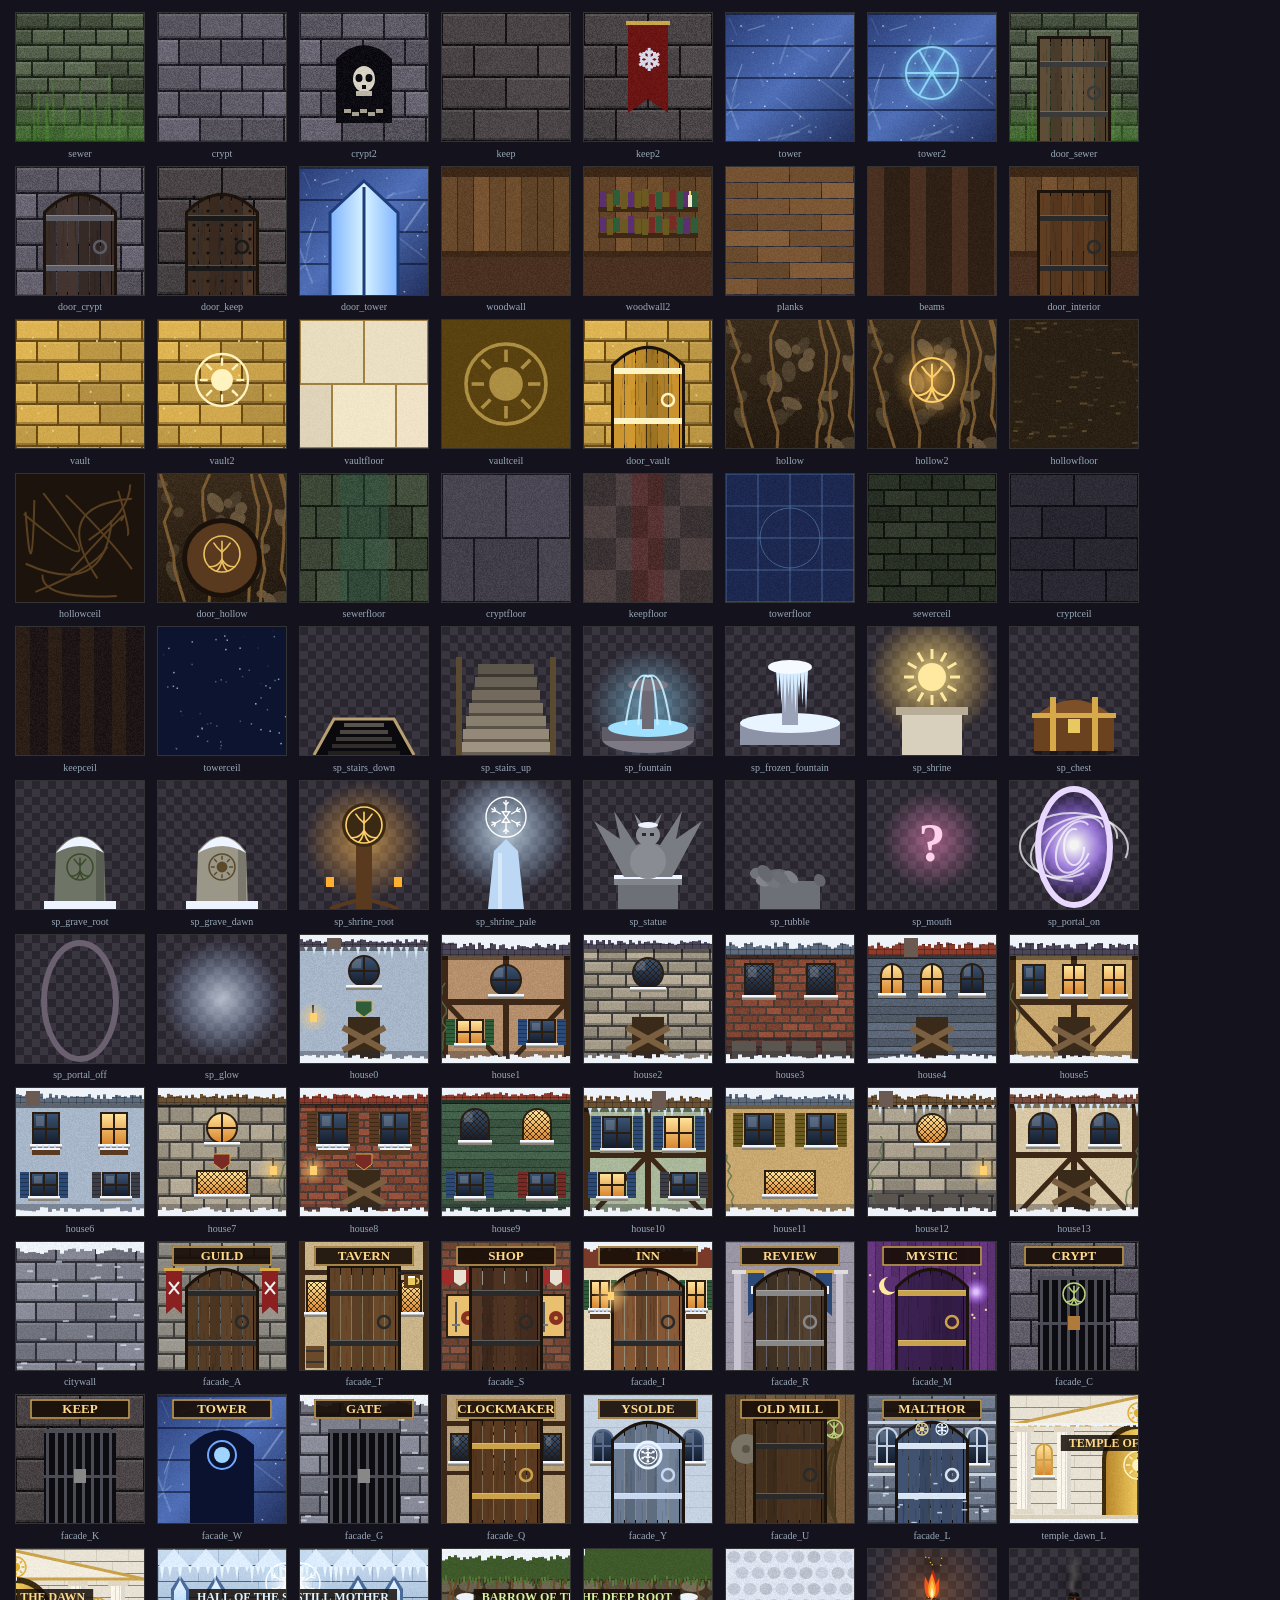
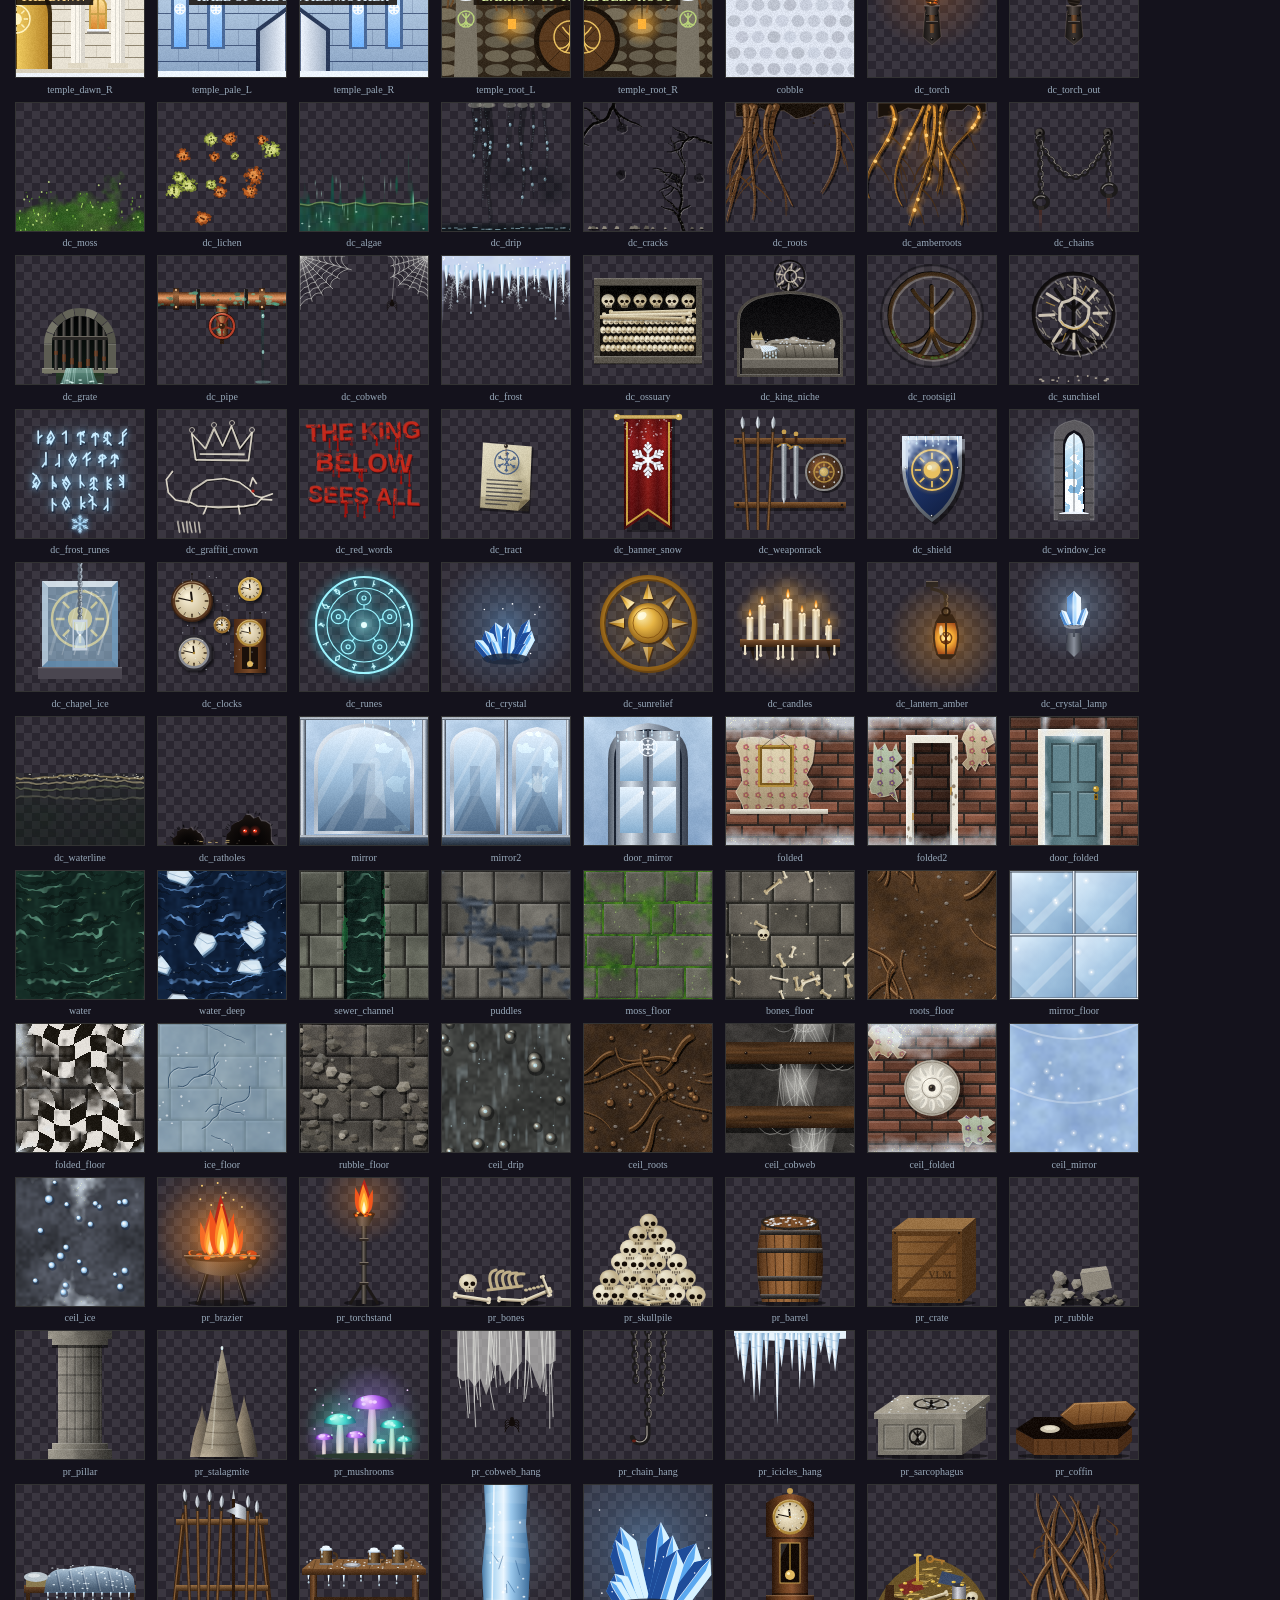
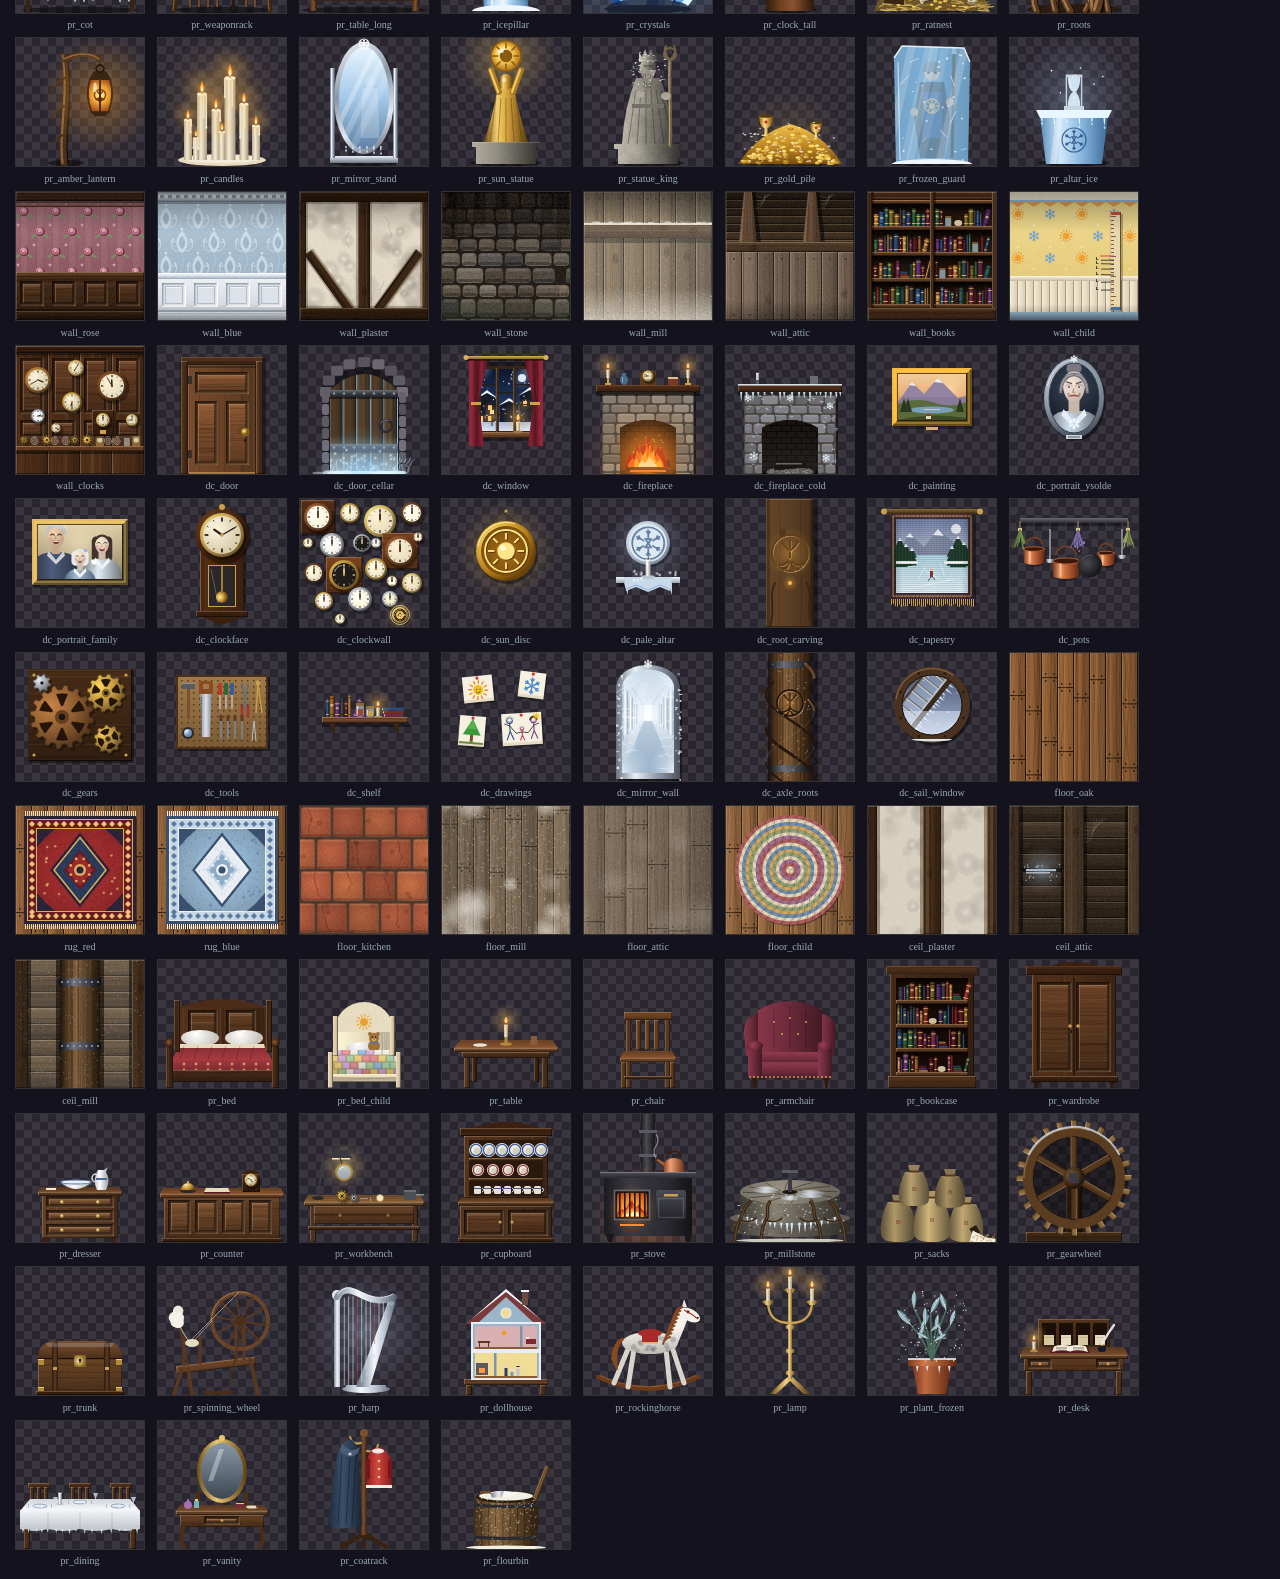
<file: tools/preview/textures.html>
<!DOCTYPE html>
<html>
<head>
<meta charset="utf-8">
<title>Velmoor - Texture Preview</title>
<style>
  body { background: #14121c; color: #ddd; font: 12px/1.3 Georgia, serif; margin: 12px; }
  .grid { display: flex; flex-wrap: wrap; gap: 6px; }
  .cell { text-align: center; width: 136px; }
  canvas { width: 128px; height: 128px; border: 1px solid #333; background: repeating-conic-gradient(#3a3640 0 25%, #2a2630 0 50%) 0 0 / 16px 16px; image-rendering: pixelated; }
  .cell span { display: block; font-size: 10px; color: #9ab; word-break: break-all; }
</style>
</head>
<body>
<!-- Usage: textures.html?f=dc_   shows textures whose names start with the prefix (default: all).
     textures.html?on=sewer      also composites every decal (dc_*) over that base wall. -->
<div id="out" class="grid"></div>
<script src="../../js/core/util.js"></script>
<script src="../../js/data/rules.js"></script>
<script src="../../js/art/core.js"></script>
<script src="../../js/art/symbols.js"></script>
<script src="../../js/art/portraits.js"></script>
<script src="../../js/art/figures.js"></script>
<script src="../../js/art/keepsakes.js"></script>
<script src="../../js/art/npcs.js"></script>
<script src="../../js/art/monsters-beasts.js"></script>
<script src="../../js/art/monsters-undead.js"></script>
<script src="../../js/art/monsters-humanoids.js"></script>
<script src="../../js/art/monsters-bosses.js"></script>
<script src="../../js/art/monsters-folded.js"></script>
<script src="../../js/art/scenes.js"></script>
<script src="../../js/art/api.js"></script>
<script src="../../js/render/textures/core.js"></script>
<script src="../../js/render/textures/city.js"></script>
<script src="../../js/render/textures/dungeon-dressing.js"></script>
<script src="../../js/render/textures/home-dressing.js"></script>
<script>
  BT.TX.init();
  const q = new URLSearchParams(location.search), f = q.get('f') || '', on = q.get('on');
  const out = document.getElementById('out');
  let names = Object.keys(BT.TX.data).filter((n) => n.indexOf(f) === 0 && n.indexOf('|') < 0);
  if (on) names = Object.keys(BT.TX.data).filter((n) => n.indexOf('dc_') === 0).map((d) => on + '|' + d);
  for (const n of names) {
    const t = BT.TX.get(n);
    const d = document.createElement('div'); d.className = 'cell';
    const c = document.createElement('canvas'); c.width = t.w; c.height = t.h;
    c.getContext('2d').putImageData(new ImageData(new Uint8ClampedArray(t.px.buffer.slice(0)), t.w, t.h), 0, 0);
    d.appendChild(c);
    const s = document.createElement('span'); s.textContent = n; d.appendChild(s);
    out.appendChild(d);
  }
  document.title = 'tex ' + names.length;
</script>
</body>
</html>
</file>
<file: css/base.css>
/* Winter of Velmoor - "the bard's chronicle of a frozen city".
   Cold rime is the chrome; hearth amber is the only warm signal (selection, focus).
   Faith colours appear only where faith matters. When Malthor falls, body.thawed melts the frost. */
:root {
  --night: #0c1322;
  --night-2: #121b2e;
  --night-3: #18233a;
  --rime: #7fa3bf;
  --rime-dim: #3a5068;
  --rime-faint: rgba(127, 163, 191, 0.16);
  --frost: #e6eef5;
  --frost-dim: #93a6b8;
  --hearth: #e9a23b;
  --hearth-glow: rgba(233, 162, 59, 0.35);
  --frostbite: #e0607a;
  --mend: #7fd6a2;
  --dawn: #f2c45a;
  --pale: #bfe4ff;
  --root: #a9c46a;
  --display: Luminari, 'Cochin', 'Palatino Linotype', Palatino, 'Book Antiqua', Georgia, serif;
  --heading: 'Cochin', 'Palatino Linotype', Palatino, 'Book Antiqua', Georgia, serif;
  --body: Optima, 'Candara', 'Segoe UI', 'Gill Sans', 'Trebuchet MS', sans-serif;
  --data: 'Avenir Next Condensed', 'Arial Narrow', 'Roboto Condensed', 'Segoe UI', sans-serif;
  --frost-svg: url("data:image/svg+xml,%3Csvg xmlns='http://www.w3.org/2000/svg' width='130' height='130' viewBox='0 0 130 130'%3E%3Cg stroke='%23d8ecfa' stroke-width='1.1' fill='none' stroke-linecap='round'%3E%3Cpath d='M0 0L78 28M18 7l7-10M31 11l10-8M44 16l5 11M57 21l9-7M68 25l4 9M0 0L28 78M7 18l-10 7M11 31l-8 10M16 44l11 5M21 57l-7 9M25 68l9 4M0 0L56 56M14 14l13-2M14 14l-2 13M28 28l14-1M28 28l-1 14M42 42l10 3M42 42l3 10' opacity='.75'/%3E%3Cpath d='M0 0L100 14M60 8l6-6M80 11l5 5M0 0L14 100M8 60l-6 6M11 80l5 5' opacity='.35'/%3E%3C/g%3E%3C/svg%3E");
}
* { box-sizing: border-box; }
html, body {
  margin: 0; height: 100%; overflow: hidden; user-select: none;
  color: var(--frost); font-family: var(--body); font-size: 15px;
  background:
    radial-gradient(ellipse 80% 50% at 50% -10%, rgba(127, 163, 191, 0.14), transparent 70%),
    radial-gradient(ellipse 60% 40% at 50% 110%, rgba(233, 162, 59, 0.05), transparent 70%),
    var(--night);
}
button { font-family: inherit; cursor: pointer; }
button:focus-visible, input:focus-visible { outline: 2px solid var(--hearth); outline-offset: 2px; }
::selection { background: var(--hearth-glow); }
::-webkit-scrollbar { width: 8px; }
::-webkit-scrollbar-thumb { background: var(--rime-dim); border-radius: 4px; }
::-webkit-scrollbar-track { background: transparent; }

#app { display: flex; flex-direction: column; height: 100vh; max-width: 1520px; margin: 0 auto; padding: 12px; gap: 10px; }
#top { display: flex; gap: 12px; flex: 1 1 auto; min-height: 0; }

/* ---------- rime frames (the signature) ---------- */
#viewWrap, #panel, .mbox {
  position: relative;
  border: 1px solid var(--rime-dim);
  box-shadow: inset 0 0 0 1px rgba(216, 236, 250, 0.06), inset 0 1px 0 rgba(216, 236, 250, 0.18), 0 0 0 1px rgba(0, 0, 0, 0.6), 0 14px 40px rgba(0, 0, 0, 0.55), 0 0 26px rgba(127, 163, 191, 0.08);
  transition: border-color 2.5s ease, box-shadow 2.5s ease;
}
#viewWrap::before, #viewWrap::after, #panel::before, #panel::after, .mbox::before, .mbox::after {
  content: ''; position: absolute; width: 130px; height: 130px; pointer-events: none; z-index: 6;
  background: var(--frost-svg) no-repeat; opacity: 0.55; transition: opacity 2.5s ease;
  filter: drop-shadow(0 0 2px rgba(200, 230, 255, 0.5));
}
#viewWrap::before, #panel::before, .mbox::before { top: -1px; left: -1px; }
#viewWrap::after, #panel::after, .mbox::after { bottom: -1px; right: -1px; transform: rotate(180deg); }
.mbox::before { top: 0; left: 0; }
.mbox::after { bottom: 0; right: 0; }
body.thawed #viewWrap, body.thawed #panel, body.thawed .mbox { border-color: #5d7a46; box-shadow: inset 0 1px 0 rgba(242, 196, 90, 0.25), 0 14px 40px rgba(0, 0, 0, 0.5), 0 0 26px rgba(169, 196, 106, 0.12); }
body.thawed #viewWrap::before, body.thawed #viewWrap::after, body.thawed #panel::before, body.thawed #panel::after, body.thawed .mbox::before, body.thawed .mbox::after { opacity: 0; }

/* ---------- shared animations ---------- */
@keyframes fadeIn { from { opacity: 0; } to { opacity: 1; } }
@keyframes fadeOut { from { opacity: 1; } to { opacity: 0; } }
@keyframes rise { from { opacity: 0; transform: translateY(18px); } to { opacity: 1; transform: none; } }
@keyframes pop { from { transform: scale(0.97); opacity: 0; } to { transform: none; opacity: 1; } }
@keyframes idle { 0%, 100% { transform: translateY(0); } 50% { transform: translateY(-1.5%); } }
@keyframes hit { 0% { transform: translateX(0); filter: brightness(3) saturate(0); } 30% { transform: translateX(-4%); } 60% { transform: translateX(3%); } 100% { transform: none; filter: none; } }
@keyframes hurt { 0%, 100% { transform: none; } 25% { transform: translateX(-4px); background: #4a1220; } 75% { transform: translateX(4px); } }
@keyframes floatUp { from { opacity: 1; transform: translate(-50%, 0); } to { opacity: 0; transform: translate(-50%, -40px); } }
@keyframes blink { 50% { opacity: 0.35; } }
@keyframes fxpulse { 0% { opacity: 0; transform: scale(0.6); } 25% { opacity: 1; } 100% { opacity: 0; transform: scale(1.3); } }
@keyframes rimeShine { 0%, 100% { background-position: 100% 0; } 50% { background-position: 0% 0; } }
</file>
<file: css/explore.css>
/* The exploring screen: the 3D view and HUD, the chronicle panel (log and menus), the party bar and the bottom bar. */
/* ---------- 3D view ---------- */
#viewWrap { flex: 0 0 auto; height: 100%; aspect-ratio: 16 / 10; max-width: 64%; border-radius: 3px; overflow: hidden; background: #000; }
#view { width: 100%; height: 100%; display: block; }
.vignette { position: absolute; inset: 0; pointer-events: none; z-index: 1; background: radial-gradient(ellipse at center, transparent 58%, rgba(5, 8, 16, 0.6) 100%); }
#hud {
  position: absolute; top: 0; left: 0; right: 0; z-index: 5; pointer-events: none;
  display: flex; align-items: baseline; gap: 14px; padding: 9px 14px 18px;
  background: linear-gradient(rgba(8, 12, 22, 0.85), rgba(8, 12, 22, 0));
  text-shadow: 0 1px 3px #000;
}
#hud .loc { font-size: 13px; color: var(--frost-dim); letter-spacing: 0.04em; }
#hud .loc b { font-family: var(--heading); font-weight: normal; color: var(--frost); font-size: 19px; letter-spacing: 0.02em; margin-right: 4px; }
#hud .comp { font-family: var(--data); font-size: 12px; letter-spacing: 0.18em; text-transform: uppercase; color: var(--rime); }
#hud .icons { margin-left: auto; margin-right: 160px; display: flex; gap: 7px; font-size: 15px; align-items: center; }
#hud .icons .bad { color: #b48cff; }
#hud .fsym { display: inline-block; width: 18px; height: 18px; vertical-align: middle; }
#hud .fsym svg { width: 18px; height: 18px; }
#minimap { position: absolute; top: 8px; right: 8px; width: 150px; height: 150px; z-index: 5; opacity: 0.88; border: 1px solid var(--rime-dim); border-radius: 2px; background: #000; box-shadow: 0 4px 14px rgba(0, 0, 0, 0.6); }

#overlay { position: absolute; inset: 0; display: none; z-index: 2; pointer-events: none; }
#overlay.show { display: flex; align-items: flex-end; justify-content: center; animation: fadeIn 0.35s ease; }
#overlay.npc { flex-direction: column; align-items: center; justify-content: center; background: radial-gradient(ellipse at center, rgba(0, 0, 0, 0.2), rgba(5, 8, 16, 0.75)); }
.npcframe { height: 82%; aspect-ratio: 200 / 250; border: 1px solid var(--rime); border-radius: 3px; overflow: hidden; box-shadow: 0 10px 40px #000, 0 0 30px rgba(127, 163, 191, 0.25); }
.npccap { margin-top: 8px; font-family: var(--heading); color: var(--frost); font-size: 20px; letter-spacing: 0.03em; text-shadow: 0 2px 6px #000, 0 0 18px rgba(127, 163, 191, 0.6); }
#overlay.npc.fig { background: linear-gradient(transparent 35%, rgba(5, 8, 16, 0.6)); justify-content: flex-end; }
.npcfig { height: 94%; aspect-ratio: 1 / 2; filter: drop-shadow(0 10px 20px rgba(0, 0, 0, 0.85)); animation: rise 0.5s ease; }
.npcfig svg, .npcfig img { width: 100%; height: 100%; }
#overlay.npc.fig .npccap { position: absolute; top: 40px; }
#overlay.combat { background: linear-gradient(transparent 40%, rgba(5, 8, 16, 0.4)); }
.mons { display: flex; align-items: flex-end; justify-content: center; gap: 2%; width: 100%; height: 92%; padding: 0 2%; }
.mon { display: flex; flex-direction: column; align-items: center; flex: 1 1 0; max-width: 46%; height: 100%; justify-content: flex-end; }
.monart { width: 100%; height: 80%; transform: scale(var(--s)); transform-origin: 50% 100%; filter: drop-shadow(0 8px 12px rgba(0, 0, 0, 0.8)); }
.monart svg, .monart img { width: 100%; height: 100%; animation: idle 3s ease-in-out infinite; }
.mons.n1 .mon { max-width: 70%; }
.mon.boss { flex-grow: 1.7; max-width: 60%; }
.mon.boss .monart { height: 94%; }
.monart.hit svg, .monart.hit img { animation: hit 0.35s ease; }
.moncap { margin-top: 3px; background: rgba(8, 12, 22, 0.82); border: 1px solid var(--rime-dim); padding: 2px 10px; border-radius: 2px; font-size: 13px; white-space: nowrap; }
.moncap b { font-family: var(--data); color: var(--hearth); }
.moncap .dist { font-family: var(--data); color: var(--rime); margin-left: 3px; }
.moncap .st { color: #c9a0ff; }
#overlay.chestov { align-items: center; }
.chest { width: 40%; animation: pop 0.4s ease; }

.fx { position: absolute; inset: 0; pointer-events: none; z-index: 2; opacity: 0; }
.fx.play { animation: fxpulse 0.6s ease-out; }
.fx.fire { background: radial-gradient(circle at 50% 60%, rgba(255, 200, 80, 0.9), rgba(255, 80, 0, 0.5) 40%, transparent 70%); }
.fx.ice { background: radial-gradient(circle at 50% 50%, rgba(220, 245, 255, 0.9), rgba(100, 190, 255, 0.5) 40%, transparent 70%); }
.fx.lightning { background: linear-gradient(100deg, transparent 45%, rgba(255, 255, 200, 0.95) 49%, #fff 50%, rgba(255, 255, 200, 0.95) 51%, transparent 55%); }
.fx.holy { background: radial-gradient(circle at 50% 30%, rgba(255, 250, 210, 0.95), rgba(255, 220, 120, 0.4) 45%, transparent 70%); }
.fx.dark { background: radial-gradient(circle at 50% 50%, rgba(40, 0, 70, 0.3), rgba(120, 40, 255, 0.6) 40%, rgba(0, 0, 0, 0.6) 75%); }
.fx.heal { background: radial-gradient(circle at 50% 80%, rgba(140, 255, 190, 0.8), transparent 60%); }
.fx.generic { background: radial-gradient(circle at 50% 50%, rgba(200, 140, 255, 0.8), transparent 65%); }

/* ---------- chronicle panel ---------- */
#panel { flex: 1 1 auto; min-width: 300px; display: flex; flex-direction: column; border-radius: 3px; overflow: hidden; background: linear-gradient(180deg, var(--night-3), var(--night-2) 40%, var(--night)); }
#log { flex: 1 1 auto; overflow-y: auto; padding: 14px 16px 10px 14px; font-size: 14.5px; line-height: 1.5; min-height: 60px; }
#log .msg { position: relative; padding-left: 14px; margin-bottom: 6px; color: #c3d0dc; animation: fadeIn 0.25s; }
#log .msg::before { content: ''; position: absolute; left: 1px; top: 0.62em; width: 5px; height: 5px; transform: rotate(45deg); background: var(--rime-dim); }
#log .msg.bad { color: #f2a2b0; }
#log .msg.bad::before { background: var(--frostbite); }
#log .msg.good { color: #b7ecc9; }
#log .msg.good::before { background: var(--mend); }
#log .msg.info { color: var(--pale); }
#log .msg.info::before { background: var(--rime); }
#log .msg.hit { color: #f3dcb4; }
#log .msg.hit::before { background: var(--hearth); }
#log .msg.kill { color: var(--hearth); }
#log .msg.kill::before { background: var(--hearth); box-shadow: 0 0 6px var(--hearth); }
#log .msg.crit { color: #ffb15e; font-weight: 600; }
#log b { color: var(--frost); font-weight: 600; }
#log .enc { color: #ffc27a; font-weight: 600; }
#log .area { display: block; font-family: var(--display); color: var(--frost); font-size: 19px; letter-spacing: 0.02em; padding-top: 6px; border-top: 1px solid var(--rime-faint); }
#log .msg:has(.area) { padding-left: 0; margin-top: 6px; }
#log .msg:has(.area)::before { display: none; }
.spell { color: #d6b8ff; font-style: italic; }
.item { color: var(--dawn); font-weight: 600; }
.gold { font-family: var(--data); color: var(--dawn); letter-spacing: 0.02em; }
.magic { color: #c9a0ff; }
.code { font-family: var(--data); color: var(--rime); font-size: 11.5px; letter-spacing: 0.12em; margin-right: 6px; }

#menu { flex: 0 0 auto; max-height: 66%; overflow-y: auto; border-top: 1px solid var(--rime-dim); background: linear-gradient(rgba(8, 12, 22, 0.5), rgba(8, 12, 22, 0.85)); padding: 0; display: none; }
#menu.active { display: block; padding: 12px 14px 14px; animation: fadeIn 0.18s; }
.mtitle { font-family: var(--heading); color: var(--frost); font-size: 20px; font-weight: 600; letter-spacing: 0.02em; margin-bottom: 4px; }
.mtext { font-size: 14.5px; line-height: 1.55; margin-bottom: 10px; color: #d7e2ec; }
.mtext i { color: var(--pale); }
.mopts { display: flex; flex-direction: column; gap: 2px; }
.mopt {
  display: flex; align-items: center; gap: 10px; text-align: left; color: var(--frost);
  background: transparent; border: 1px solid transparent; border-left: 2px solid transparent;
  padding: 6px 10px 6px 8px; border-radius: 2px; font-size: 14.5px; transition: background 0.12s, border-color 0.12s;
}
.mopt.sel { background: linear-gradient(90deg, rgba(233, 162, 59, 0.18), rgba(233, 162, 59, 0.02) 75%); border-left-color: var(--hearth); }
.mopt.disabled { opacity: 0.36; cursor: default; }
.mopt.cont { justify-content: center; border: 1px solid var(--rime-dim); }
.mopt.cont.sel { border-color: var(--hearth); }
.mkey {
  flex: 0 0 auto; min-width: 22px; height: 20px; display: inline-flex; align-items: center; justify-content: center;
  font-family: var(--data); font-size: 11.5px; font-weight: 600; letter-spacing: 0.04em;
  color: var(--rime); border: 1px solid var(--rime-dim); border-bottom-width: 2px; border-radius: 3px; padding: 0 5px; background: rgba(127, 163, 191, 0.06);
}
.mopt.sel .mkey { color: #1b1206; background: var(--hearth); border-color: #b77a20; }
.mlabel { flex: 1 1 auto; }
.mhint { font-family: var(--data); color: var(--frost-dim); font-size: 12.5px; text-align: right; max-width: 55%; letter-spacing: 0.02em; }
.mcancel { font-family: var(--data); color: var(--frost-dim); font-size: 12px; letter-spacing: 0.08em; margin-top: 8px; }
.uiinput { width: 100%; padding: 8px 10px; font: 16px var(--body); background: #070b14; color: var(--frost); border: 1px solid var(--rime); border-radius: 2px; margin-bottom: 8px; outline: none; }
.uiinput:focus { border-color: var(--hearth); box-shadow: 0 0 0 3px var(--hearth-glow); }

/* ---------- party: front rank | back rank ---------- */
#party { flex: 0 0 auto; display: grid; grid-template-columns: repeat(3, 1fr) 22px repeat(4, 1fr); gap: 7px; min-height: 122px; }
.rankdiv { display: flex; align-items: center; justify-content: center; border-left: 1px dashed var(--rime-dim); }
.rankdiv span { writing-mode: vertical-rl; transform: rotate(180deg); font-family: var(--data); font-size: 10.5px; letter-spacing: 0.24em; text-transform: uppercase; color: var(--rime); opacity: 0.7; }
.pcard {
  position: relative; display: flex; gap: 7px; padding: 5px; cursor: pointer; overflow: hidden;
  background: linear-gradient(180deg, var(--night-3), var(--night-2)); border: 1px solid var(--rime-faint); border-radius: 3px;
  transition: transform 0.12s, border-color 0.2s, box-shadow 0.2s;
}
.pcard:hover { border-color: var(--rime); transform: translateY(-1px); }
.pcard.front { border-top: 2px solid var(--rime); }
.pcard.pickable { border-color: var(--hearth); box-shadow: 0 0 0 1px var(--hearth), 0 0 14px var(--hearth-glow); }
.pcard.st-dead { filter: grayscale(1) brightness(0.5); }
.pcard.st-stoned { filter: grayscale(1) brightness(0.8) contrast(0.9); }
.pcard.st-poisoned .pport { box-shadow: inset 0 0 0 2px #7ee640; }
.pcard.st-paralyzed .pport { box-shadow: inset 0 0 0 2px var(--dawn); }
.pcard.hurt { animation: hurt 0.35s; }
.pnum { position: absolute; top: 3px; left: 6px; z-index: 1; font-family: var(--data); font-size: 11px; font-weight: 600; color: var(--frost); text-shadow: 0 1px 2px #000, 0 0 4px #000; }
.pport { flex: 0 0 auto; width: 76px; height: 95px; border-radius: 2px; overflow: hidden; background: #000; }
.pport svg, .pport img { width: 100%; height: 100%; display: block; }
.pinfo { flex: 1 1 auto; min-width: 0; display: flex; flex-direction: column; gap: 3px; font-size: 12px; }
.pname { font-family: var(--heading); font-weight: 600; font-size: 16px; line-height: 1.15; color: var(--frost); white-space: nowrap; overflow: hidden; text-overflow: ellipsis; }
.pcls { font-family: var(--data); color: var(--frost-dim); font-size: 12px; letter-spacing: 0.04em; white-space: nowrap; overflow: hidden; text-overflow: ellipsis; }
.lvlup { color: var(--hearth); animation: blink 1.4s infinite; }
.bar { position: relative; height: 14px; background: #060a13; border-radius: 1px; overflow: hidden; box-shadow: inset 0 0 0 1px rgba(127, 163, 191, 0.12); }
.bar i { position: absolute; left: 0; top: 0; bottom: 0; transition: width 0.35s ease; }
.bar.hp i { background: linear-gradient(180deg, #e66f7c, #9c2639); }
.bar.sp i { background: linear-gradient(180deg, #8cc4f2, #2d5b9c); }
.bar.voice i { background: linear-gradient(180deg, #d7b4ff, #6c3aa8); }
.bar.none { background: transparent; box-shadow: none; }
.bar span { position: relative; z-index: 1; display: block; text-align: center; font-family: var(--data); font-size: 11px; line-height: 14px; font-weight: 600; letter-spacing: 0.04em; font-variant-numeric: tabular-nums; text-shadow: 0 1px 1px #000; }
.pac { font-family: var(--data); color: var(--frost-dim); font-size: 11.5px; letter-spacing: 0.04em; }
.pstat { color: var(--dawn); }
.float { position: absolute; left: 50%; top: 30%; transform: translateX(-50%); z-index: 4; pointer-events: none; font-family: var(--data); font-weight: 700; font-size: 22px; animation: floatUp 1.1s ease-out forwards; text-shadow: 0 2px 3px #000; }
.float.dmg { color: var(--frostbite); }
.float.heal { color: var(--mend); }

/* ---------- bottom bar ---------- */
#bar { display: flex; align-items: center; gap: 10px; font-family: var(--data); font-size: 12.5px; letter-spacing: 0.03em; color: var(--frost-dim); }
#bar .keys { flex: 1 1 auto; text-align: center; }
#bar .keys b { color: var(--frost); font-weight: 600; }
#bar button, #pad button { background: var(--night-2); color: var(--frost); border: 1px solid var(--rime-dim); border-bottom-width: 2px; border-radius: 3px; padding: 3px 10px; font-size: 15px; }
#bar button:hover, #pad button:hover { border-color: var(--rime); }
#pad { display: flex; gap: 4px; }
</file>
<file: css/screens.css>
/* Full-screen layers (title, transitions) and modal windows: character creation and sheet, map, help, toasts. */
/* ---------- full-screen layers ---------- */
#title, #transition { position: fixed; inset: 0; display: none; z-index: 20; background: #000; }
#title.show, #transition.show { display: block; }
#transition { z-index: 15; }
#transition.show { animation: fadeIn 0.5s; }
#transition.out { animation: fadeOut 0.7s forwards; }
.tscene, .tbg { position: absolute; inset: 0; }
.tscene svg, .tbg svg, .tscene img, .tbg img { width: 100%; height: 100%; display: block; }
.tname { position: absolute; left: 0; right: 0; bottom: 17%; text-align: center; font-family: var(--display); font-size: 46px; color: var(--frost); letter-spacing: 0.03em; text-shadow: 0 0 24px #000, 0 3px 8px #000, 0 0 30px rgba(127, 163, 191, 0.5); animation: rise 1.2s ease; }
.tcontent { position: absolute; inset: 0; display: flex; flex-direction: column; align-items: center; justify-content: center; text-align: center; padding: 20px; background: radial-gradient(ellipse 60% 45% at 50% 48%, rgba(5, 8, 16, 0.45), transparent 75%); }
.tcontent h1 {
  font-family: var(--display); font-weight: normal; font-size: clamp(46px, 7.5vw, 104px); margin: 0; letter-spacing: 0.02em; line-height: 1.05;
  color: var(--frost);
  background: linear-gradient(100deg, #b9d3e6 0%, #ffffff 38%, #cfe6f5 46%, #9fbfd6 60%, #ffffff 100%);
  background-size: 250% 100%; -webkit-background-clip: text; background-clip: text; -webkit-text-fill-color: transparent;
  filter: drop-shadow(0 4px 10px rgba(0, 0, 0, 0.9)) drop-shadow(0 0 22px rgba(127, 163, 191, 0.55));
  animation: rise 1.6s ease, rimeShine 9s ease-in-out 1.6s infinite;
}
.tcontent h1.dead { background: none; -webkit-text-fill-color: #f2a2b0; color: #f2a2b0; filter: drop-shadow(0 4px 10px #000) drop-shadow(0 0 24px rgba(224, 96, 122, 0.55)); }
.tsub { font-family: var(--body); font-style: italic; color: var(--pale); font-size: 18px; letter-spacing: 0.04em; text-shadow: 0 2px 6px #000; max-width: 800px; margin: 14px 0 0; }
.tfoot { position: absolute; bottom: 12px; font-family: var(--data); color: rgba(230, 238, 245, 0.62); font-size: 12.5px; letter-spacing: 0.08em; text-shadow: 0 1px 3px #000; }
#title #tmenu { min-width: 340px; }
body.titlemode #menu {
  position: fixed; z-index: 30; left: 50%; top: 60%; transform: translateX(-50%); width: 380px; max-height: 38%;
  background: rgba(10, 16, 28, 0.82); backdrop-filter: blur(6px); -webkit-backdrop-filter: blur(6px);
  border: 1px solid var(--rime-dim); border-radius: 3px; box-shadow: 0 16px 50px #000, inset 0 1px 0 rgba(216, 236, 250, 0.18);
}
.story #storytext {
  max-width: 820px; margin-bottom: 26%; padding: 26px 36px; border-radius: 3px;
  background: rgba(8, 12, 22, 0.72); backdrop-filter: blur(4px); -webkit-backdrop-filter: blur(4px);
  border: 1px solid var(--rime-dim); box-shadow: 0 16px 50px rgba(0, 0, 0, 0.6);
  font-family: var(--body); font-size: 21px; line-height: 1.65; color: var(--frost); text-shadow: 0 1px 3px #000; animation: fadeIn 0.8s;
}
.story #storytext i { color: var(--pale); }
.story #storytext p { margin: 0; text-align: left; }
.story #storytext p::first-letter { font-family: var(--display); font-size: 2.4em; float: left; line-height: 0.9; margin: 4px 10px 0 0; color: var(--pale); }
.ending h1 { font-size: clamp(38px, 5.5vw, 76px); }
.tcontent.ending { justify-content: flex-start; padding-top: 16vh; }

/* ---------- modals ---------- */
#modal { position: fixed; inset: 0; display: none; z-index: 40; align-items: center; justify-content: center; background: rgba(5, 8, 16, 0.72); backdrop-filter: blur(3px); -webkit-backdrop-filter: blur(3px); }
#modal.show { display: flex; animation: fadeIn 0.2s; }
.mbox { background: linear-gradient(180deg, var(--night-3), var(--night)); border-radius: 3px; max-width: 96vw; max-height: 94vh; overflow: auto; animation: pop 0.22s ease; }
.mbox button { background: var(--night-2); color: var(--frost); border: 1px solid var(--rime-dim); border-bottom-width: 2px; border-radius: 3px; padding: 5px 12px; font-size: 14px; transition: border-color 0.12s, background 0.12s; }
.mbox button:hover { border-color: var(--rime); }
.mbox button.primary { background: var(--hearth); color: #1b1206; border-color: #b77a20; font-weight: 600; }
.mbox button.primary:hover { background: #f2b252; }
.mbox button.on { background: rgba(233, 162, 59, 0.16); border-color: var(--hearth); color: var(--frost); }
.mbox button:disabled { opacity: 0.4; }
.mhead { font-family: var(--heading); color: var(--frost); font-size: 22px; padding: 12px 16px 0; }
.mfoot { font-family: var(--data); color: var(--frost-dim); font-size: 12px; letter-spacing: 0.08em; text-align: center; padding: 8px; }
.mapbox canvas { display: block; margin: 8px 16px; width: min(80vh, 640px); height: min(80vh, 640px); }

/* character sheet */
.sheet { display: flex; gap: 18px; padding: 18px; width: min(1000px, 96vw); }
.sport { flex: 0 0 auto; width: 300px; height: 375px; border-radius: 2px; overflow: hidden; border: 1px solid var(--rime-dim); }
.sport svg, .sport img { width: 100%; height: 100%; display: block; }
.sbody { flex: 1 1 auto; min-width: 0; }
.sbody h2 { font-family: var(--heading); font-weight: normal; color: var(--frost); margin: 0; font-size: 34px; line-height: 1.1; }
.ssub { font-family: var(--data); color: var(--rime); letter-spacing: 0.08em; text-transform: uppercase; font-size: 12.5px; margin: 4px 0 12px; }
.scols { display: flex; gap: 20px; }
.scol { flex: 1 1 0; min-width: 0; }
.srow { display: flex; justify-content: space-between; align-items: baseline; padding: 4px 0; border-bottom: 1px solid var(--rime-faint); font-size: 14px; }
.srow span { color: var(--frost-dim); }
.srow b { font-family: var(--data); font-weight: 600; font-size: 15px; font-variant-numeric: tabular-nums; }
.srow i { color: var(--frost-dim); font-weight: normal; font-size: 12px; }
.sinvh { font-family: var(--data); color: var(--rime); letter-spacing: 0.16em; text-transform: uppercase; font-size: 12px; margin-bottom: 6px; }
.inv { display: flex; gap: 6px; padding: 4px 6px; border-radius: 2px; cursor: pointer; font-size: 14px; border: 1px solid transparent; border-left: 2px solid transparent; }
.inv:hover { background: rgba(127, 163, 191, 0.07); }
.inv.sel { background: linear-gradient(90deg, rgba(233, 162, 59, 0.16), transparent); border-left-color: var(--hearth); }
.inv.eq .iname { color: var(--frost); font-weight: 600; }
.inv.magic .iname { color: #d6b8ff; }
.inv.quest .iname { color: var(--dawn); }
.inv.nouse .iname { text-decoration: line-through; opacity: 0.55; }
.inv.empty { color: var(--rime-dim); cursor: default; }
.ieq { width: 12px; color: var(--hearth); }
.iname { flex: 1 1 auto; }
.iinfo { font-family: var(--data); color: var(--frost-dim); font-size: 12px; }
.sbtns { display: flex; gap: 6px; flex-wrap: wrap; margin: 10px 0; min-height: 30px; }
.smsg { font-size: 13.5px; line-height: 1.5; color: #c3d0dc; min-height: 40px; }
.givebox { display: flex; flex-wrap: wrap; gap: 4px; align-items: center; }
.sfoot { display: flex; justify-content: center; gap: 8px; margin-top: 14px; }

/* full-body figures */
.figwrap { width: 100%; height: 100%; display: flex; align-items: flex-end; justify-content: center; background: radial-gradient(ellipse 70% 20% at 50% 96%, rgba(127, 163, 191, 0.28), transparent 70%), radial-gradient(ellipse at 50% 30%, #1d2a44, #0a0f1c 75%); }
.figwrap svg, .figwrap img { width: 100%; height: 100%; filter: drop-shadow(0 6px 10px rgba(0, 0, 0, 0.7)); }
.sport:has(.figwrap), .cport:has(.figwrap) { width: 260px; height: 520px; }

/* character creation */
.create { display: flex; gap: 20px; padding: 18px; width: min(960px, 96vw); }
.cport { flex: 0 0 auto; width: 320px; height: 400px; border-radius: 2px; overflow: hidden; border: 1px solid var(--rime-dim); }
.cport svg, .cport img { width: 100%; height: 100%; display: block; }
.cbody { flex: 1 1 auto; }
.cbody h2 { font-family: var(--heading); font-weight: normal; color: var(--frost); margin: 0 0 14px; font-size: 30px; }
.crow { display: flex; align-items: center; gap: 6px; margin-bottom: 9px; }
.crow.wrap { flex-wrap: wrap; }
.crow label { width: 62px; font-family: var(--data); color: var(--rime); font-size: 12px; letter-spacing: 0.12em; text-transform: uppercase; }
.crow input { flex: 1 1 auto; padding: 7px 9px; font: 16px var(--body); background: #070b14; color: var(--frost); border: 1px solid var(--rime-dim); border-radius: 2px; outline: none; }
.crow input:focus { border-color: var(--hearth); box-shadow: 0 0 0 3px var(--hearth-glow); }
.crow .opt { padding: 4px 10px; font-size: 13.5px; }
.cdesc { color: var(--pale); font-size: 13.5px; font-style: italic; margin: -2px 0 12px 68px; min-height: 18px; }
.crow.look { justify-content: space-between; margin-left: 68px; }
.lk { display: flex; align-items: center; gap: 5px; font-family: var(--data); font-size: 12.5px; color: var(--frost-dim); letter-spacing: 0.06em; }
.lk button { padding: 2px 7px !important; }
.cstats { display: grid; grid-template-columns: repeat(3, 1fr); gap: 4px 16px; margin: 12px 0 14px 68px; }
.cstats div { display: flex; justify-content: space-between; align-items: baseline; font-size: 14px; border-bottom: 1px solid var(--rime-faint); padding-bottom: 2px; }
.cstats span { color: var(--frost-dim); }
.cstats b { font-family: var(--data); font-size: 16px; font-variant-numeric: tabular-nums; }
.cstats .tot b { color: var(--hearth); }
.cbtns { display: flex; gap: 8px; justify-content: flex-end; }

/* help */
.help { padding: 20px 24px; width: min(920px, 96vw); font-size: 14.5px; line-height: 1.55; }
.help h2 { font-family: var(--heading); font-weight: normal; color: var(--frost); margin: 0 0 10px; font-size: 28px; }
.help h3 { font-family: var(--data); color: var(--rime); margin: 14px 0 4px; font-size: 12.5px; letter-spacing: 0.16em; text-transform: uppercase; }
.help p { margin: 0; color: #c3d0dc; }
.help b { color: var(--hearth); font-family: var(--data); font-weight: 600; letter-spacing: 0.03em; }
.hcols { display: flex; gap: 28px; }
.hcols > div { flex: 1 1 0; }

.toast { position: fixed; top: 22px; left: 50%; transform: translateX(-50%); z-index: 50; padding: 10px 22px; border-radius: 3px; background: rgba(10, 16, 28, 0.95); border: 1px solid var(--rime); color: var(--frost); font-family: var(--heading); font-size: 19px; animation: fadeIn 0.3s; transition: opacity 0.5s; }
.toast.out { opacity: 0; }
.isym { display: inline-block; width: 22px; height: 22px; vertical-align: middle; }
.isym svg { width: 22px; height: 22px; }
</file>
<file: css/battle.css>
/* The battle screen: the hex board in perspective, tokens, highlights, the acting combatant's figure and the turn order. */
/* ---------- battle: hex board ---------- */
body.inbattle #viewWrap { max-width: 70%; }
body.inbattle #view { filter: blur(3px) brightness(0.45) saturate(0.8); }
body.inbattle #hud, body.inbattle #minimap { opacity: 0; }
#battle { position: absolute; inset: 0; z-index: 6; overflow: hidden; animation: fadeIn 0.35s ease; }
#battle .bboard { position: absolute; left: 22%; right: 0; top: 11%; bottom: 0; container-type: size; }
#battle .bhex { position: absolute; inset: 0; width: 100%; height: 100%; }
#battle .bground { opacity: 0.85; }
#battle .g0 { stop-color: rgba(120, 140, 170, 0.35); }
#battle .g1 { stop-color: rgba(10, 14, 24, 0); }
#battle polygon.hx { fill: rgba(200, 220, 240, 0.06); stroke: rgba(200, 225, 245, 0.32); stroke-width: 1.4; cursor: pointer; transition: fill 0.15s; }
#battle polygon.hx:hover { fill: rgba(200, 225, 245, 0.16); }
#battle polygon.hx.obs { fill: rgba(0, 0, 0, 0.25); stroke: rgba(0, 0, 0, 0.3); cursor: default; }
#battle polygon.hx.reach { fill: rgba(110, 180, 255, 0.22); stroke: rgba(150, 205, 255, 0.75); }
#battle polygon.hx.tgt { fill: rgba(224, 96, 122, 0.28); stroke: rgba(255, 130, 150, 0.9); }
#battle polygon.hx.cur { fill: rgba(233, 162, 59, 0.45); stroke: var(--hearth); stroke-width: 3; }
#battle.st-sewer .g0 { stop-color: rgba(70, 120, 90, 0.4); }
#battle.st-crypt .g0 { stop-color: rgba(110, 100, 140, 0.4); }
#battle.st-keep .g0 { stop-color: rgba(140, 80, 60, 0.4); }
#battle.st-tower .g0, #battle.st-mirror .g0 { stop-color: rgba(90, 140, 230, 0.45); }
#battle.st-town .g0 { stop-color: rgba(230, 240, 255, 0.45); }
#battle.st-interior .g0 { stop-color: rgba(170, 120, 70, 0.4); }
#battle.st-vault .g0 { stop-color: rgba(240, 200, 90, 0.45); }
#battle.st-hollow .g0 { stop-color: rgba(200, 150, 70, 0.4); }
#battle.st-folded .g0 { stop-color: rgba(170, 160, 220, 0.4); }
#battle .btokens { position: absolute; inset: 0; pointer-events: none; }
.btok { position: absolute; aspect-ratio: 1 / 1; transform: translate(-50%, -100%); pointer-events: auto; cursor: pointer; transition-property: left, top, height; transition-timing-function: ease-in-out; }
.btok.ally.pc { aspect-ratio: 1 / 2; }
.btok .bart { width: 100%; height: 100%; filter: drop-shadow(0 6px 6px rgba(0, 0, 0, 0.75)); }
.btok .bart > *, .btok .bart svg, .btok .bart img, .btok .figwrap { width: 100%; height: 100%; }
.btok.foe .bart svg { animation: idle 3s ease-in-out infinite; }
#battle .figwrap { background: none; }
.btok.obst { pointer-events: none; aspect-ratio: 1 / 1; }
.btok::before { content: ''; position: absolute; left: 12%; right: 12%; bottom: -3%; height: 9%; border-radius: 50%; background: radial-gradient(rgba(0, 0, 0, 0.6), transparent 70%); z-index: -1; }
.btok.ally.pc::before { left: 0; right: 0; bottom: -1.5%; height: 4.5%; }
.btok.act::after { content: ''; position: absolute; left: -6%; right: -6%; bottom: -6%; height: 13%; border: 2px solid var(--hearth); border-radius: 50%; box-shadow: 0 0 12px var(--hearth-glow); z-index: -1; animation: pulse 1.2s ease-in-out infinite; }
.btok.ally.pc.act::after { left: -20%; right: -20%; bottom: -3%; height: 6.5%; }
.btok.tgt .bart { filter: drop-shadow(0 0 6px rgba(255, 110, 130, 0.9)) drop-shadow(0 6px 6px rgba(0, 0, 0, 0.75)); }
.btok .bhp { position: absolute; left: 18%; right: 18%; bottom: -9%; height: 5px; background: rgba(0, 0, 0, 0.7); border: 1px solid rgba(0, 0, 0, 0.8); border-radius: 2px; overflow: hidden; }
.btok.ally.pc .bhp { left: -10%; right: -10%; bottom: -4.5%; }
.btok .bhp i { display: block; height: 100%; background: linear-gradient(#ff8a8a, #c33a4a); transition: width 0.3s; }
.btok.ally .bhp i { background: linear-gradient(#9cf0b8, #3aa36a); }
.btok .blab { position: absolute; top: -4%; left: 50%; transform: translateX(-50%); font-family: var(--data); font-weight: 700; color: #1a1206; background: var(--hearth); border-radius: 50%; min-width: 22px; height: 22px; line-height: 22px; text-align: center; font-size: 14px; box-shadow: 0 0 10px var(--hearth-glow); }
.btok .blab:empty { display: none; }
.btok .bst { position: absolute; top: 2%; left: 50%; transform: translateX(-50%); white-space: nowrap; font-family: var(--data); font-size: 11px; color: #d8b8ff; text-shadow: 0 1px 2px #000; }
.btok.dead { opacity: 0.45; filter: grayscale(1); }
.btok.dead .bart { transform: rotate(-80deg) translate(-30%, 20%); transform-origin: 50% 100%; }
.btok.stoned .bart { filter: grayscale(1) brightness(1.2) contrast(0.8); }
.btok.hidden { opacity: 0.55; }
.btok.hit .bart { animation: hit 0.35s ease; }
.btok.lunge .bart { animation: lunge 0.32s ease; }
.btok.dying { animation: dying 0.6s ease forwards; pointer-events: none; }
.btok.blast .bart { animation: blast 0.5s ease; }
.btok.fx-fire.blast .bart { --bc: #ff8a2a; } .btok.fx-ice.blast .bart { --bc: #a8e4ff; } .btok.fx-lightning.blast .bart { --bc: #fff27a; }
.btok.fx-holy.blast .bart { --bc: #fff4c0; } .btok.fx-dark.blast .bart { --bc: #a060ff; }
.bfloat { position: absolute; left: 50%; top: 20%; transform: translateX(-50%); font-family: var(--data); font-weight: 700; font-size: 20px; color: #ff9aa8; text-shadow: 0 2px 4px #000; pointer-events: none; animation: bFloatUp 1.1s ease-out forwards; z-index: 50; }
.bfloat.heal { color: #9cf0b8; }
@keyframes lunge { 50% { transform: translate(var(--lx, 0), var(--ly, 0)); } }
@keyframes dying { to { opacity: 0; transform: translate(-50%, -90%) scale(0.85); filter: brightness(2) blur(2px); } }
@keyframes blast { 0% { filter: drop-shadow(0 0 0 var(--bc, #c58bff)); } 40% { filter: drop-shadow(0 0 18px var(--bc, #c58bff)) brightness(1.6); } 100% { filter: drop-shadow(0 0 0 var(--bc, #c58bff)); } }
@keyframes pulse { 50% { opacity: 0.45; } }
@keyframes bFloatUp { from { opacity: 1; transform: translate(-50%, 0); } to { opacity: 0; transform: translate(-50%, -60px); } }
/* the acting combatant, full figure */
#battle .bfig { position: absolute; left: 0; top: 0; bottom: 0; width: 24%; z-index: 40; display: flex; flex-direction: column; justify-content: flex-end; padding: 10px 6px 12px; background: linear-gradient(90deg, rgba(8, 12, 22, 0.88), rgba(8, 12, 22, 0.55) 80%, transparent); border-right: 1px solid var(--rime-faint); }
#battle .bfig.foe { background: linear-gradient(90deg, rgba(30, 8, 16, 0.88), rgba(20, 8, 14, 0.55) 80%, transparent); }
#battle .bfig.enter .bfart { animation: figIn 0.35s ease; }
#battle .bfart { flex: 1 1 auto; min-height: 0; display: flex; align-items: flex-end; justify-content: center; filter: drop-shadow(0 10px 16px rgba(0, 0, 0, 0.85)); }
#battle .bfart > *, #battle .bfart svg, #battle .bfart img { max-width: 100%; max-height: 100%; width: 100%; height: 100%; }
#battle .bfig.foe .bfart svg { animation: idle 3s ease-in-out infinite; }
#battle .bfplate { flex: 0 0 auto; border-top: 1px solid var(--rime-dim); padding-top: 6px; }
#battle .bfig.ally .bfplate { border-top-color: var(--hearth); }
#battle .bfig.foe .bfplate { border-top-color: var(--frostbite); }
#battle .bfname { font-family: var(--heading); font-size: 19px; color: var(--frost); line-height: 1.1; }
#battle .bfsub { font-family: var(--data); font-size: 11.5px; letter-spacing: 0.08em; text-transform: uppercase; color: var(--frost-dim); margin: 2px 0 5px; }
#battle .bbar { position: relative; height: 14px; margin-top: 3px; background: rgba(0, 0, 0, 0.6); border-radius: 2px; overflow: hidden; }
#battle .bbar i { display: block; height: 100%; }
#battle .bbar.hp i { background: linear-gradient(#e06a7a, #a3304a); }
#battle .bbar.sp i { background: linear-gradient(#7ab4f0, #3a6ab0); }
#battle .bbar.voice i { background: linear-gradient(#b48cff, #6a40c0); }
#battle .bbar span { position: absolute; inset: 0; text-align: center; font-family: var(--data); font-size: 10.5px; line-height: 14px; color: #fff; text-shadow: 0 1px 2px #000; }
@keyframes figIn { from { opacity: 0; transform: translateX(-24px); } to { opacity: 1; transform: none; } }
#battle .bfig.foe.enter .bfart { animation-name: figInFoe; }
@keyframes figInFoe { from { opacity: 0; transform: translateX(24px); } to { opacity: 1; transform: none; } }
/* turn order */
#battle .bq { position: absolute; left: 24%; right: 8px; top: 8px; height: 9%; display: flex; gap: 5px; align-items: center; z-index: 41; overflow: hidden; }
#battle .qc { flex: 0 0 auto; height: 100%; aspect-ratio: 1 / 1; border-radius: 3px; overflow: hidden; border: 1px solid var(--rime-dim); background: rgba(8, 12, 22, 0.8); opacity: 0.8; }
#battle .qc.foe { border-color: rgba(224, 96, 122, 0.6); }
#battle .qc.now { border: 2px solid var(--hearth); opacity: 1; box-shadow: 0 0 10px var(--hearth-glow); transform: scale(1.08); }
#battle .qc svg, #battle .qc img { width: 100%; height: 100%; }
#battle .bround { position: absolute; right: 12px; bottom: 8px; z-index: 41; font-family: var(--data); letter-spacing: 0.16em; text-transform: uppercase; font-size: 12px; color: var(--rime); }
#battle .bauto { display: none; position: absolute; left: 50%; bottom: 10px; transform: translateX(-30%); z-index: 41; background: rgba(8, 12, 22, 0.85); border: 1px solid var(--hearth); padding: 4px 12px; border-radius: 3px; font-size: 13px; }
#battle.auto .bauto { display: block; }
</file>
<file: css/responsive.css>
/* Reduced motion and narrow windows. Loaded last so it can override every other sheet. */
@media (prefers-reduced-motion: reduce) {
  *, *::before, *::after { animation-duration: 0.01ms !important; animation-iteration-count: 1 !important; transition-duration: 0.01ms !important; }
}
@media (max-width: 1100px) {
  html, body { overflow: auto; }
  #app { height: auto; min-height: 100vh; }
  #top { flex-direction: column; flex: 0 0 auto; }
  body.inbattle #viewWrap { max-width: 100%; }
  #menu.active { max-height: none; }
  #viewWrap { max-width: 100%; height: auto; width: 100%; }
  #panel { min-height: 220px; }
  #party { grid-template-columns: repeat(3, 1fr); }
  .rankdiv { display: none; }
  .sheet, .create { flex-direction: column; align-items: center; }
  .hcols { flex-direction: column; }
}
</file>
